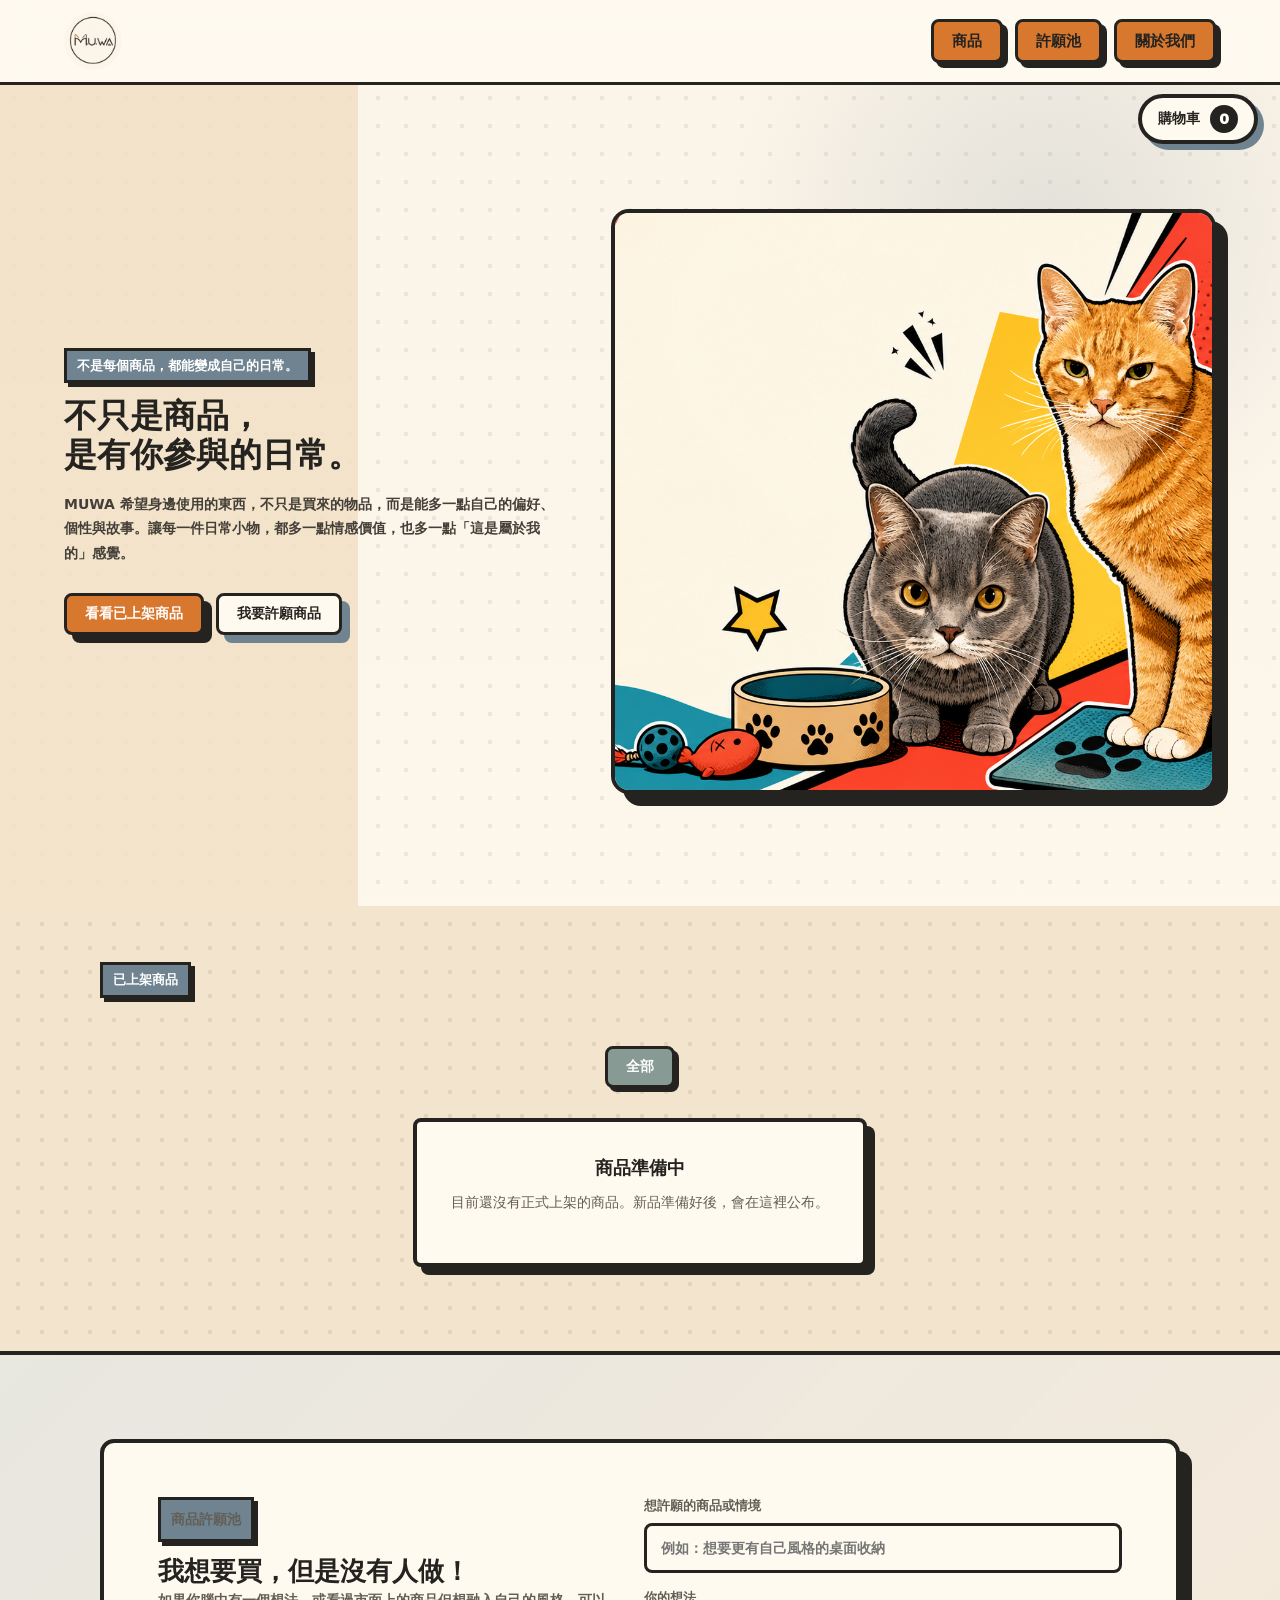
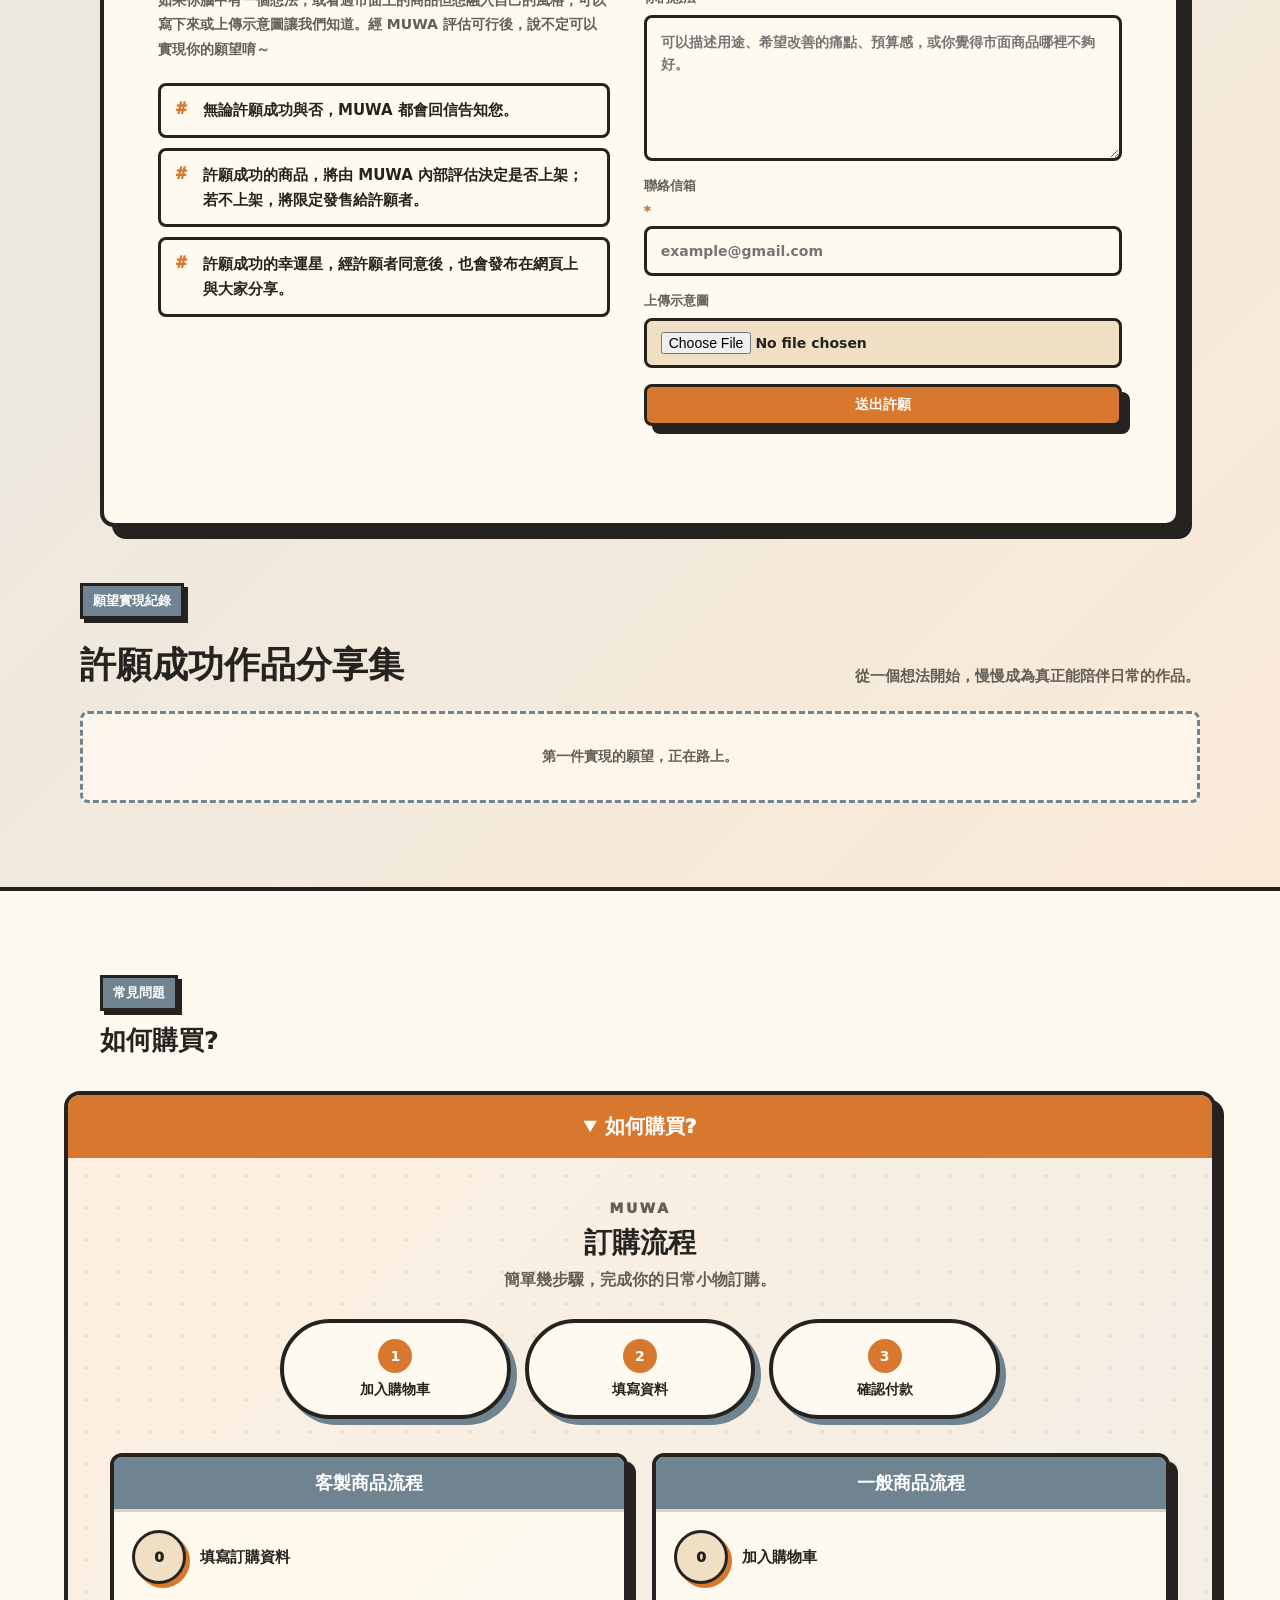
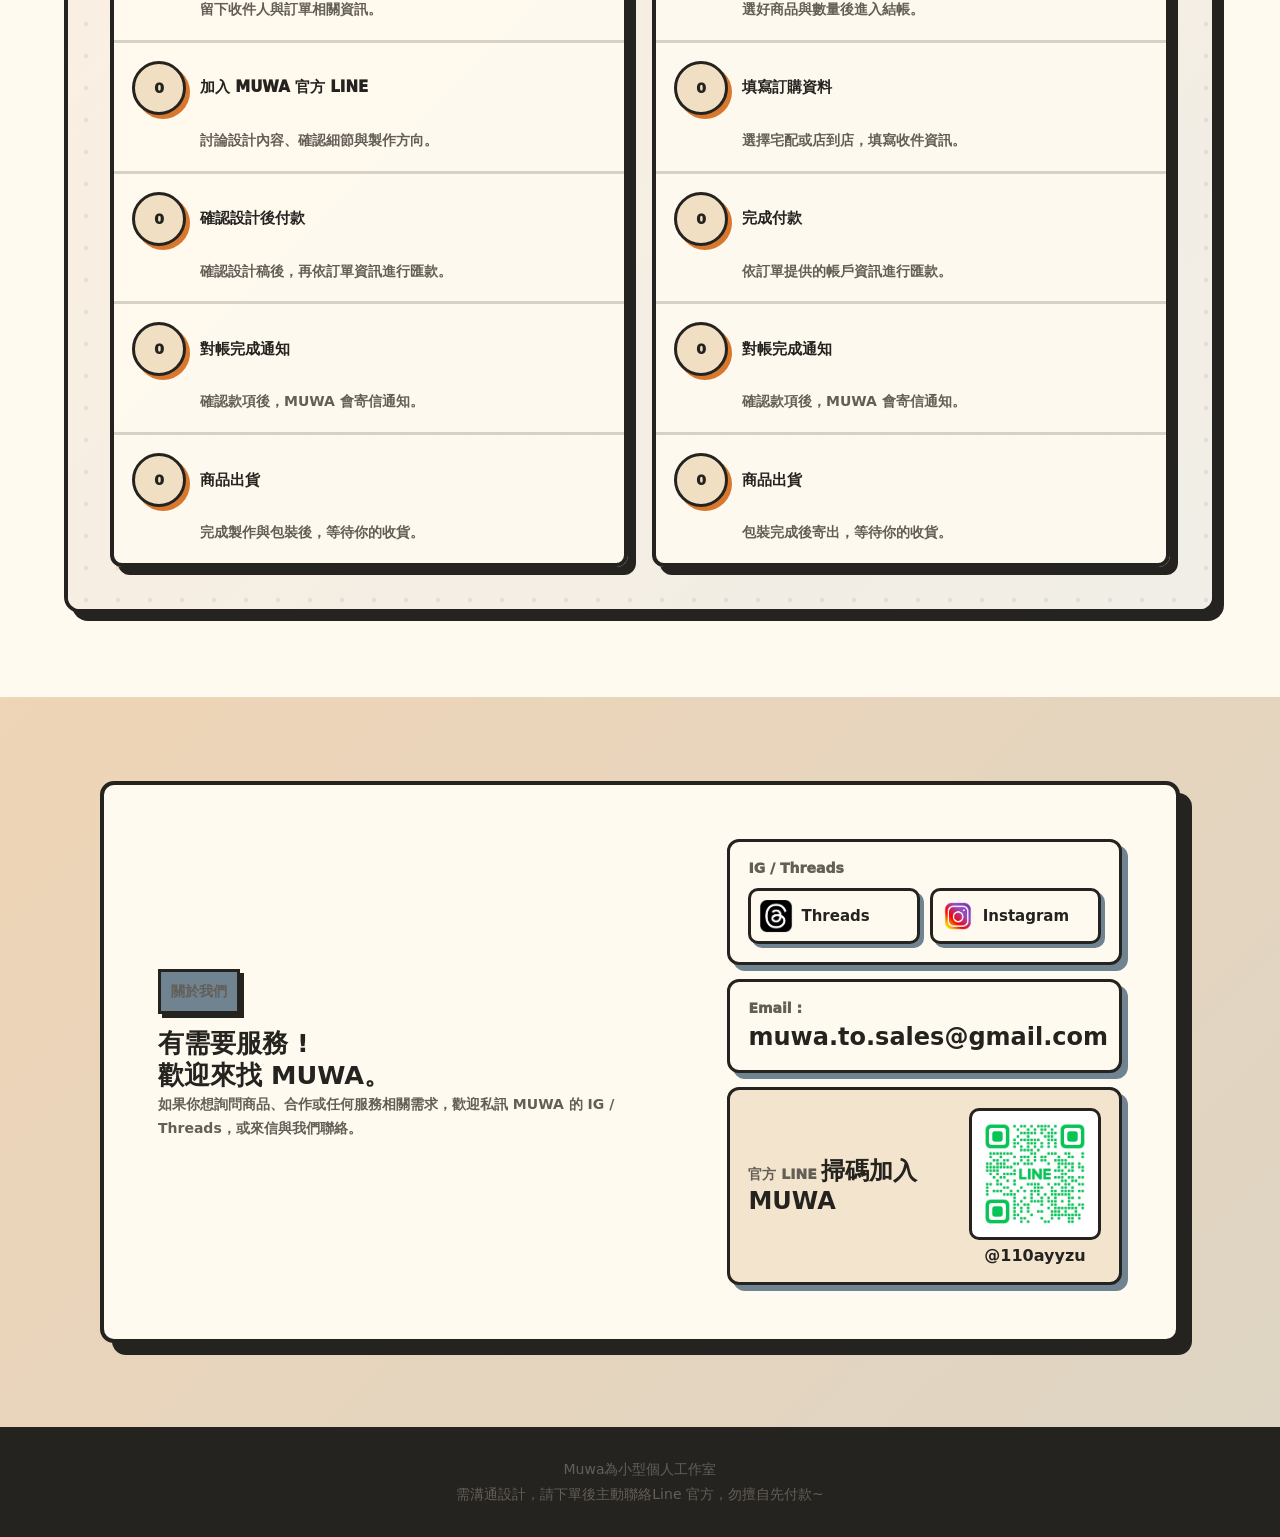
<file: index.html>
<!doctype html>
<html lang="zh-Hant">
  <head>
    <meta charset="UTF-8" />
    <meta name="viewport" content="width=device-width, initial-scale=1.0" />
    <title>MUWA｜不只是商品，是有你參與的日常</title>
    <meta
      name="description"
      content="MUWA 把實際做好、自己也願意使用的商品整理上架。讓每一件日常物品，都多一點關於你的元素與情感價值。"
    />
    <meta name="build-version" content="20261024-product-status-checkout" />
    <link rel="stylesheet" href="./styles.css?v=20261024-product-status-checkout" />
  </head>
  <body>
    <header class="site-header" aria-label="主要導覽">
      <a class="brand" href="#top" aria-label="回到首頁">
        <img class="brand-logo" src="./assets/muwa-logo.png" alt="MUWA" />
      </a>
      <nav class="nav-links" aria-label="頁面區塊">
        <a href="#products">商品</a>
        <a href="#wishlist">許願池</a>
        <a href="#about">關於我們</a>
      </nav>
    </header>

    <main id="top">
      <section class="hero" aria-labelledby="hero-title">
        <div class="hero-copy">
          <p class="quiet-line">不是每個商品，都能變成自己的日常。</p>
          <h1 id="hero-title">
            不只是商品，<br />
            是有你參與的日常。
          </h1>
          <p class="hero-lede">
            MUWA 希望身邊使用的東西，不只是買來的物品，而是能多一點自己的偏好、個性與故事。讓每一件日常小物，都多一點情感價值，也多一點「這是屬於我的」感覺。
          </p>
          <div class="hero-actions" aria-label="主要操作">
            <a class="button primary" href="#products">看看已上架商品</a>
            <a class="button secondary" href="#wishlist">我要許願商品</a>
          </div>
        </div>
        <div class="hero-scene">
          <img src="./assets/hero-pop-cats.png" alt="MUWA 普普風品牌主視覺" />
        </div>
      </section>

      <section class="product-section" id="products" aria-labelledby="products-title">
        <div class="section-heading">
          <div>
            <p class="section-kicker">已上架商品</p>
          </div>
        </div>

        <div class="filter-row" aria-label="商品分類">
          <button class="filter-button is-active" data-filter="all" type="button">全部</button>
        </div>

        <div class="product-grid" id="product-grid" aria-live="polite">
          <div class="empty-products">
            <h3>載入中~請稍後~</h3>
            <p>正在讀取最新上架商品。</p>
          </div>
        </div>
      </section>

      <section class="wishlist-section" id="wishlist" aria-labelledby="wishlist-title">
        <div class="wishlist-panel">
          <div>
            <p class="section-kicker">商品許願池</p>
            <h2 id="wishlist-title">我想要買，但是沒有人做！</h2>
            <p>
              如果你腦中有一個想法，或看過市面上的商品但想融入自己的風格，可以寫下來或上傳示意圖讓我們知道。經 MUWA 評估可行後，說不定可以實現你的願望唷～
            </p>
            <ul class="wishlist-notes" aria-label="許願須知">
              <li>無論許願成功與否，MUWA 都會回信告知您。</li>
              <li>許願成功的商品，將由 MUWA 內部評估決定是否上架；若不上架，將限定發售給許願者。</li>
              <li>許願成功的幸運星，經許願者同意後，也會發布在網頁上與大家分享。</li>
            </ul>
          </div>
          <form class="wishlist-form">
            <label>
              想許願的商品或情境
              <input type="text" name="wishTitle" placeholder="例如：想要更有自己風格的桌面收納" />
            </label>
            <label>
              你的想法
              <textarea name="wishDetail" rows="5" placeholder="可以描述用途、希望改善的痛點、預算感，或你覺得市面商品哪裡不夠好。"></textarea>
            </label>
            <label>
              聯絡信箱 <span class="required-mark" aria-hidden="true">*</span>
              <input type="email" name="wishEmail" autocomplete="email" placeholder="example@gmail.com" required />
            </label>
            <label>
              上傳示意圖
              <input type="file" name="wishImage" accept="image/*" />
            </label>
            <button class="button primary" type="submit">送出許願</button>
            <p class="form-message" role="status" aria-live="polite"></p>
          </form>
        </div>
        <div class="wishlist-showcase" aria-labelledby="wishlist-showcase-title">
          <div class="wishlist-showcase-heading">
            <div>
              <p class="section-kicker">願望實現紀錄</p>
              <h3 id="wishlist-showcase-title">許願成功作品分享集</h3>
            </div>
            <p>從一個想法開始，慢慢成為真正能陪伴日常的作品。</p>
          </div>
          <div class="wishlist-showcase-grid" id="wishlist-showcase-grid" aria-live="polite">
            <div class="wishlist-showcase-empty">
              <strong>作品載入中～請稍後～</strong>
            </div>
          </div>
        </div>
      </section>

      <section class="faq-section" aria-labelledby="faq-title">
        <div class="section-copy">
          <p class="section-kicker">常見問題</p>
          <h2 id="faq-title">如何購買?</h2>
        </div>
        <div class="faq-list">
          <details open>
            <summary>如何購買?</summary>
            <div class="order-flow-card" aria-label="MUWA 訂購流程">
              <div class="flow-heading">
                <span>MUWA</span>
                <strong>訂購流程</strong>
                <small>簡單幾步驟，完成你的日常小物訂購。</small>
              </div>

              <div class="flow-quick-steps" aria-label="基本步驟">
                <div>
                  <b>1</b>
                  <span>加入購物車</span>
                </div>
                <div>
                  <b>2</b>
                  <span>填寫資料</span>
                </div>
                <div>
                  <b>3</b>
                  <span>確認付款</span>
                </div>
              </div>

              <div class="flow-columns">
                <div class="flow-panel">
                  <h3>客製商品流程</h3>
                  <ol>
                    <li>
                      <span>填寫訂購資料</span>
                      <small>留下收件人與訂單相關資訊。</small>
                    </li>
                    <li>
                      <span>加入 MUWA 官方 LINE</span>
                      <small>討論設計內容、確認細節與製作方向。</small>
                    </li>
                    <li>
                      <span>確認設計後付款</span>
                      <small>確認設計稿後，再依訂單資訊進行匯款。</small>
                    </li>
                    <li>
                      <span>對帳完成通知</span>
                      <small>確認款項後，MUWA 會寄信通知。</small>
                    </li>
                    <li>
                      <span>商品出貨</span>
                      <small>完成製作與包裝後，等待你的收貨。</small>
                    </li>
                  </ol>
                </div>

                <div class="flow-panel">
                  <h3>一般商品流程</h3>
                  <ol>
                    <li>
                      <span>加入購物車</span>
                      <small>選好商品與數量後進入結帳。</small>
                    </li>
                    <li>
                      <span>填寫訂購資料</span>
                      <small>選擇宅配或店到店，填寫收件資訊。</small>
                    </li>
                    <li>
                      <span>完成付款</span>
                      <small>依訂單提供的帳戶資訊進行匯款。</small>
                    </li>
                    <li>
                      <span>對帳完成通知</span>
                      <small>確認款項後，MUWA 會寄信通知。</small>
                    </li>
                    <li>
                      <span>商品出貨</span>
                      <small>包裝完成後寄出，等待你的收貨。</small>
                    </li>
                  </ol>
                </div>
              </div>
            </div>
          </details>
        </div>
      </section>

      <section class="order-section" id="about" aria-labelledby="about-title">
        <div class="order-card">
          <div>
            <p class="section-kicker">關於我們</p>
            <h2 id="about-title">
              有需要服務 !<br />
              歡迎來找 MUWA。
            </h2>
            <p>如果你想詢問商品、合作或任何服務相關需求，歡迎私訊 MUWA 的 IG / Threads，或來信與我們聯絡。</p>
          </div>
          <div class="contact-card" aria-label="MUWA 聯絡資訊">
            <div class="contact-link social-card">
              <span>IG / Threads</span>
              <div class="social-buttons" aria-label="MUWA 社群連結">
                <a
                  class="social-button"
                  href="https://www.threads.com/@muwa.to.sales?invite=0"
                  target="_blank"
                  rel="noopener noreferrer"
                  aria-label="前往 MUWA Threads"
                >
                  <img src="./assets/threads.png" alt="" width="44" height="44" loading="lazy" />
                  <strong>Threads</strong>
                </a>
                <a
                  class="social-button"
                  href="https://www.instagram.com/muwa.to.sales?igsh=MWtxdW9sN3phMHhkeQ%3D%3D&utm_source=qr"
                  target="_blank"
                  rel="noopener noreferrer"
                  aria-label="前往 MUWA Instagram"
                >
                  <img src="./assets/ig.png" alt="" width="44" height="44" loading="lazy" />
                  <strong>Instagram</strong>
                </a>
              </div>
            </div>
            <a class="contact-link" href="mailto:muwa.to.sales@gmail.com">
              <span>Email :</span>
              <strong>muwa.to.sales@gmail.com</strong>
            </a>
            <div class="line-qr-card">
              <div>
                <span>官方 LINE</span>
                <strong>掃碼加入 MUWA</strong>
              </div>
              <div class="line-qr-code">
                <img src="./assets/line-qr.jpg" alt="MUWA 官方 LINE QR Code" width="180" height="180" loading="lazy" />
                <strong>@110ayyzu</strong>
              </div>
            </div>
          </div>
        </div>
      </section>
    </main>

    <footer class="site-footer">
      <p>
        Muwa為小型個人工作室<br />
        需溝通設計，請下單後主動聯絡Line 官方，勿擅自先付款~
      </p>
    </footer>

    <script src="./config.js?v=20260727-wishlist-showcase"></script>
    <script src="./script.js?v=20261024-product-status-checkout"></script>
  </body>
</html>
</file>
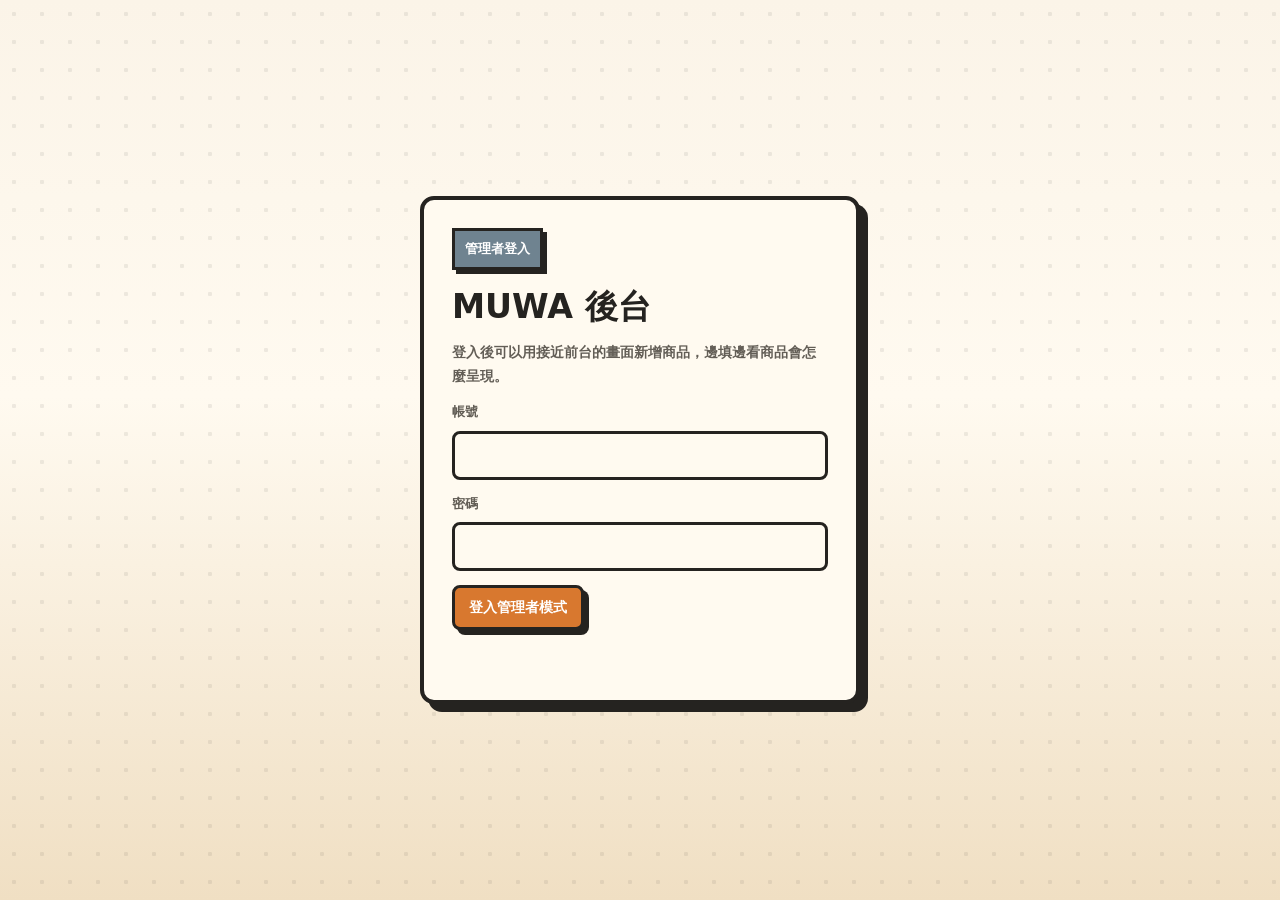
<file: product-admin.html>
<!doctype html>
<html lang="zh-Hant">
  <head>
    <meta charset="UTF-8" />
    <meta name="viewport" content="width=device-width, initial-scale=1.0" />
    <title>MUWA 商品管理後台</title>
    <style>
      :root {
        --cream: #f8f0e4;
        --paper: #fffaf0;
        --ink: #252320;
        --muted: #635e56;
        --orange: #d8782f;
        --blue: #6f8390;
        --tan: #f0dfc3;
        --teal: #879a94;
        --shadow: 8px 8px 0 var(--ink);
        --radius: 8px;
      }

      * { box-sizing: border-box; }
      body {
        margin: 0;
        min-width: 320px;
        background:
          radial-gradient(circle at 14px 14px, rgba(37, 35, 32, .08) 0 2px, transparent 2.5px) 0 0 / 28px 28px,
          linear-gradient(180deg, #fbf4e8 0%, #fffaf0 44%, #f0dfc3 100%);
        color: var(--ink);
        font-family: "Noto Sans TC", "Microsoft JhengHei", system-ui, sans-serif;
      }

      button, input, select, textarea { font: inherit; }
      button { cursor: pointer; }
      .hidden { display: none !important; }

      .login-screen {
        min-height: 100vh;
        display: grid;
        place-items: center;
        padding: 24px;
      }

      .login-card,
      .admin-bar,
      .editor-panel,
      .preview-card,
      .product-card,
      .detail-panel,
      .list-panel {
        background: var(--paper);
        border: 4px solid var(--ink);
        border-radius: 14px;
        box-shadow: var(--shadow);
      }

      .login-card {
        width: min(440px, 100%);
        padding: 28px;
      }

      h1, h2, h3, p { margin-top: 0; }
      h1 { margin-bottom: 10px; font-size: clamp(34px, 5vw, 58px); line-height: 1.05; }
      h2 { margin-bottom: 14px; font-size: clamp(28px, 3vw, 42px); }
      h3 { margin-bottom: 8px; font-size: 22px; }
      p { color: var(--muted); line-height: 1.7; font-weight: 650; }

      label { display: grid; gap: 8px; margin-bottom: 14px; color: var(--muted); font-size: 14px; font-weight: 950; }
      input, select, textarea {
        width: 100%;
        min-height: 48px;
        padding: 10px 12px;
        background: #fffaf0;
        border: 3px solid var(--ink);
        border-radius: var(--radius);
        color: var(--ink);
        font-weight: 850;
      }
      textarea { min-height: 108px; resize: vertical; line-height: 1.6; }
      input[type="file"] { background: var(--tan); }
      input[type="range"] { padding: 0; accent-color: var(--orange); }
      .field-note {
        margin: -6px 0 14px;
        color: var(--muted);
        font-size: 13px;
        font-weight: 800;
        line-height: 1.6;
      }
      .purchase-editor {
        display: grid;
        gap: 10px;
        margin: 0 0 14px;
      }
      .purchase-editor-row {
        display: grid;
        grid-template-columns: minmax(0, 1.2fr) minmax(110px, .55fr) auto;
        gap: 10px;
        align-items: end;
        padding: 12px;
        background: #fff3df;
        border: 3px solid var(--ink);
        border-radius: var(--radius);
      }
      .purchase-editor-row label { margin: 0; }
      .purchase-editor-row input { min-height: 42px; }
      .addon-editor {
        grid-column: 1 / -1;
        display: grid;
        gap: 8px;
        padding: 10px;
        background: #fffaf0;
        border: 2px dashed rgba(37, 35, 32, .45);
        border-radius: var(--radius);
      }
      .addon-editor-head {
        display: flex;
        flex-wrap: wrap;
        align-items: center;
        justify-content: space-between;
        gap: 8px;
      }
      .addon-editor-head strong {
        color: var(--muted);
        font-size: 13px;
        font-weight: 950;
      }
      .addon-editor-row {
        display: grid;
        grid-template-columns: minmax(0, 1.2fr) minmax(100px, .5fr) auto;
        gap: 8px;
        align-items: end;
      }
      .addon-editor-row label { margin: 0; }
      .variant-editor {
        grid-column: 1 / -1;
        display: grid;
        gap: 8px;
        padding: 10px;
        background: #fff7e8;
        border: 2px dashed rgba(37, 35, 32, .38);
        border-radius: var(--radius);
      }
      .variant-editor-row {
        display: grid;
        grid-template-columns: minmax(130px, .7fr) minmax(220px, 1.4fr) auto;
        gap: 8px;
        align-items: end;
      }
      .variant-editor-row label { margin: 0; }

      .button {
        min-height: 44px;
        display: inline-flex;
        align-items: center;
        justify-content: center;
        padding: 0 18px;
        border: 3px solid var(--ink);
        border-radius: var(--radius);
        background: var(--orange);
        color: #fff;
        font-weight: 950;
        box-shadow: 5px 5px 0 var(--ink);
      }
      .button.secondary { background: var(--paper); color: var(--ink); }
      .button.blue { background: var(--blue); }
      .button.small { min-height: 38px; padding: 0 12px; font-size: 14px; }

      .showcase-admin,
      .shipping-admin {
        width: min(1248px, calc(100% - 32px));
        margin: 28px auto;
        padding: 24px;
        background: var(--paper);
        border: 4px solid var(--ink);
        border-radius: 14px;
        box-shadow: var(--shadow);
      }
      .showcase-admin-grid {
        display: grid;
        grid-template-columns: minmax(0, .82fr) minmax(360px, 1.18fr);
        gap: 24px;
        align-items: start;
      }
      .showcase-preview {
        overflow: hidden;
        background: var(--paper);
        border: 4px solid var(--ink);
        border-radius: var(--radius);
        box-shadow: 7px 7px 0 var(--ink);
      }
      .showcase-preview img {
        display: block;
        width: 100%;
        aspect-ratio: 29 / 20;
        object-fit: cover;
        background: var(--tan);
        border-bottom: 4px solid var(--ink);
      }
      .showcase-preview img:not([src]) { display: none; }
      .showcase-preview-copy { padding: 18px; }
      .showcase-preview-copy h3 { margin: 0 0 8px; }
      .showcase-preview-copy p { margin: 0; white-space: pre-line; }
      .showcase-editor-head,
      .showcase-list-head {
        display: flex;
        align-items: center;
        justify-content: space-between;
        gap: 12px;
      }
      .showcase-editor-head { margin-bottom: 18px; }
      .showcase-editor-head h3,
      .showcase-list-head h3 { margin: 0; }
      .showcase-image-state {
        margin: -4px 0 0;
        color: var(--muted);
        font-size: 13px;
        font-weight: 800;
      }
      .showcase-list-head { margin-top: 26px; }
      .showcase-list { display: grid; gap: 12px; margin-top: 24px; }
      .shipping-admin-head {
        display: flex;
        align-items: end;
        justify-content: space-between;
        gap: 16px;
        margin-bottom: 18px;
      }
      .shipping-admin-head h2,
      .shipping-admin-head p { margin-bottom: 0; }
      .shipping-settings-list { display: grid; gap: 10px; }
      .shipping-setting-row {
        display: grid;
        grid-template-columns: minmax(180px, 1fr) minmax(160px, .7fr);
        gap: 16px;
        align-items: center;
        padding: 14px;
        border: 3px solid var(--ink);
        border-radius: var(--radius);
        background: #fffaf0;
      }
      .shipping-toggle {
        display: flex;
        align-items: center;
        gap: 10px;
        margin: 0;
        color: var(--ink);
        font-size: 16px;
      }
      .shipping-toggle input { width: 22px; min-height: 22px; accent-color: var(--orange); }
      .shipping-fee-label { margin: 0; }
      .shipping-fee-input { display: flex; align-items: center; gap: 8px; }
      .shipping-fee-input strong { white-space: nowrap; }
      .shipping-fee-input input { min-width: 0; }
      .shipping-save-row { display: flex; align-items: center; gap: 16px; margin-top: 18px; }
      .shipping-save-row.is-dirty {
        position: sticky;
        bottom: 12px;
        z-index: 8;
        padding: 12px;
        border: 3px solid var(--ink);
        background: #fff3df;
        box-shadow: 7px 7px 0 var(--ink);
      }
      .shipping-save-row.is-dirty .message { color: #9b3f13; font-weight: 800; }
      .showcase-item {
        display: grid;
        grid-template-columns: 110px minmax(0, 1fr) auto;
        gap: 14px;
        align-items: center;
        padding: 12px;
        border: 3px solid var(--ink);
        border-radius: var(--radius);
      }
      .showcase-item img {
        width: 110px;
        aspect-ratio: 29 / 20;
        object-fit: cover;
        border: 2px solid var(--ink);
        border-radius: 5px;
      }
      .showcase-item-actions { display: flex; flex-wrap: wrap; gap: 8px; }

      .admin-shell { padding-bottom: 64px; }
      .admin-bar {
        position: sticky;
        top: 0;
        z-index: 10;
        display: flex;
        align-items: center;
        justify-content: space-between;
        gap: 14px;
        margin: 18px clamp(16px, 4vw, 56px);
        padding: 14px;
      }
      .admin-bar strong { font-size: 22px; }
      .admin-actions { display: flex; flex-wrap: wrap; gap: 10px; }

      .site-header {
        display: flex;
        align-items: center;
        justify-content: space-between;
        gap: 24px;
        padding: 12px clamp(18px, 5vw, 72px);
        background: rgba(255, 250, 240, .92);
        border-top: 3px solid var(--ink);
        border-bottom: 3px solid var(--ink);
      }
      .brand-logo { width: 58px; height: 58px; border-radius: 50%; object-fit: contain; }
      .nav-links { display: flex; flex-wrap: wrap; gap: 12px; font-size: 14px; font-weight: 950; }
      .nav-links a {
        min-height: 44px;
        display: inline-flex;
        align-items: center;
        padding: 0 18px;
        background: var(--orange);
        border: 3px solid var(--ink);
        border-radius: var(--radius);
        box-shadow: 5px 5px 0 var(--ink);
      }

      section { padding: 64px clamp(18px, 5vw, 72px); }
      .hero {
        display: grid;
        grid-template-columns: minmax(0, .9fr) minmax(360px, 1.1fr);
        gap: clamp(28px, 4vw, 64px);
        align-items: center;
        background:
          linear-gradient(90deg, rgba(240, 223, 195, .82) 0 28%, transparent 28%),
          radial-gradient(circle at 82% 18%, rgba(111, 131, 144, .18), transparent 26%);
      }
      .quiet-line, .section-kicker, .product-copy .category {
        display: inline-block;
        margin: 0 0 14px;
        padding: 7px 10px;
        background: var(--blue);
        border: 3px solid var(--ink);
        color: #fff;
        font-size: 14px;
        font-weight: 950;
        box-shadow: 4px 4px 0 var(--ink);
      }
      .hero-lede { font-size: clamp(18px, 2vw, 25px); line-height: 1.65; font-weight: 750; }
      .hero-scene img {
        width: 100%;
        min-height: 380px;
        max-height: 580px;
        object-fit: cover;
        border: 4px solid var(--ink);
        border-radius: 18px;
        box-shadow: 12px 12px 0 var(--ink);
      }

      .product-section { background: radial-gradient(circle at 18px 18px, rgba(37,35,32,.09) 0 2px, transparent 2.5px) 0 0 / 24px 24px, #f3e4cd; }
      .product-grid {
        display: grid;
        grid-template-columns: repeat(4, minmax(0, 1fr));
        gap: 18px;
        max-width: 1160px;
        margin: 0 auto;
      }
      .empty-products {
        grid-column: 1 / -1;
        padding: 28px;
        background: var(--paper);
        border: 4px solid var(--ink);
        border-radius: var(--radius);
        box-shadow: var(--shadow);
        text-align: center;
      }
      .empty-products h3 {
        margin-bottom: 8px;
        font-size: 28px;
      }
      .empty-products p {
        color: var(--muted);
        font-weight: 850;
        line-height: 1.7;
      }
      .product-card { overflow: hidden; }
      .product-visual {
        position: relative;
        box-sizing: content-box;
        aspect-ratio: 29 / 20;
        display: grid;
        place-items: center;
        overflow: hidden;
        background: var(--tan);
        border-bottom: 4px solid var(--ink);
      }
      .image-frame {
        width: 100%;
        height: 100%;
        background-image: var(--image-url);
        background-position: var(--image-position, 50% 50%);
        background-size: var(--image-size, 100% auto);
        background-repeat: no-repeat;
      }
      .product-visual .image-frame {
        background-size: contain;
      }
      .product-placeholder { color: var(--muted); font-size: 28px; font-weight: 950; }
      .product-copy { padding: 20px; }
      .product-copy .category { background: var(--tan); color: var(--ink); }
      .price-pill {
        display: inline-flex;
        margin-top: 16px;
        padding: 6px 10px;
        background: var(--ink);
        color: #fff;
        border-radius: 999px;
        font-size: 13px;
        font-weight: 950;
      }

      .editor-panel {
        width: min(1248px, calc(100% - 32px));
        margin: 28px auto;
        padding: 24px;
      }
      .editor-grid {
        display: grid;
        grid-template-columns: 1fr;
        gap: 28px;
        align-items: start;
      }
      .field-row { display: grid; grid-template-columns: 1fr 1fr; gap: 12px; }
      .image-controls {
        display: grid;
        grid-template-columns: repeat(2, minmax(0, 1fr));
        gap: 12px;
        margin-top: 14px;
      }
      .preview-stack {
        display: grid;
        gap: 22px;
      }
      .preview-card { padding: 16px; }
      .preview-card .product-card {
        width: min(520px, 100%);
        box-shadow: none;
      }

      .thumb-strip {
        display: grid;
        grid-template-columns: repeat(5, minmax(0, 1fr));
        gap: 10px;
        margin-top: 12px;
      }
      .thumb-strip button {
        aspect-ratio: 1;
        padding: 0;
        overflow: hidden;
        background: var(--paper);
        border: 3px solid var(--ink);
        border-radius: var(--radius);
      }
      .thumb-strip img { width: 100%; height: 100%; object-fit: cover; }
      .image-picked {
        display: grid;
        grid-template-columns: repeat(4, minmax(0, 1fr));
        gap: 10px;
        margin: -2px 0 14px;
      }
      .image-picked div {
        position: relative;
        min-height: 86px;
        overflow: hidden;
        background: var(--tan);
        border: 3px solid var(--ink);
        border-radius: var(--radius);
        cursor: pointer;
      }
      .image-picked div.is-active {
        border-color: var(--orange);
        box-shadow: 4px 4px 0 var(--ink);
      }
      .image-picked img {
        width: 100%;
        height: 100%;
        object-fit: cover;
      }
      .image-picked button {
        position: absolute;
        top: 4px;
        right: 4px;
        width: 28px;
        height: 28px;
        border: 2px solid var(--ink);
        border-radius: 50%;
        background: var(--orange);
        color: #fff;
        font-weight: 950;
      }
      .drag-hint {
        display: inline-flex;
        margin: 0 0 10px;
        padding: 7px 10px;
        background: #fff3df;
        border: 3px solid var(--ink);
        color: var(--ink);
        font-size: 13px;
        font-weight: 950;
        box-shadow: 4px 4px 0 var(--ink);
      }
      .detail-preview-head {
        display: grid;
        grid-template-columns: auto minmax(220px, 1fr);
        gap: 18px;
        align-items: center;
        grid-column: 1 / -1;
      }
      .preview-scale-control {
        display: grid;
        grid-template-columns: auto minmax(160px, 1fr);
        gap: 10px;
        align-items: center;
        margin: 0 0 10px;
        padding: 7px 10px;
        background: #fff3df;
        border: 3px solid var(--ink);
        color: var(--ink);
        font-size: 13px;
        font-weight: 950;
        box-shadow: 4px 4px 0 var(--blue);
      }
      .preview-scale-control input {
        min-height: 26px;
        padding: 0;
      }
      .preview-save-row {
        display: flex;
        flex-wrap: wrap;
        gap: 12px;
        align-items: center;
        justify-content: center;
        padding-top: 6px;
      }
      .save-actions {
        display: grid;
        grid-template-columns: repeat(2, minmax(0, 1fr));
        gap: 12px;
      }
      .save-status-pill {
        min-height: 44px;
        display: inline-flex;
        align-items: center;
        padding: 0 14px;
        background: #fff3df;
        border: 3px solid var(--ink);
        border-radius: var(--radius);
        box-shadow: 4px 4px 0 var(--blue);
      }
      .drag-target {
        cursor: grab;
        touch-action: none;
        user-select: none;
      }
      .drag-target.is-dragging {
        cursor: grabbing;
      }
      .drag-target::after {
        content: "按住拖曳調整位置";
        position: absolute;
        right: 10px;
        bottom: 10px;
        padding: 6px 8px;
        background: rgba(255, 250, 240, .92);
        border: 2px solid var(--ink);
        border-radius: 999px;
        color: var(--ink);
        font-size: 12px;
        font-weight: 950;
      }
      .preview-state-bar {
        grid-column: 1 / -1;
        display: flex;
        flex-wrap: wrap;
        gap: 10px;
        align-items: center;
        justify-content: space-between;
        padding: 10px 12px;
        background: #fff3df;
        border: 3px solid var(--ink);
        border-radius: var(--radius);
        box-shadow: 5px 5px 0 var(--blue);
        color: var(--ink);
        font-size: 14px;
        font-weight: 950;
      }
      .status-pill {
        display: inline-flex;
        align-items: center;
        width: fit-content;
        padding: 6px 10px;
        background: var(--blue);
        border: 3px solid var(--ink);
        color: #fff;
        font-size: 13px;
        font-weight: 950;
        box-shadow: 4px 4px 0 var(--ink);
      }
      .status-pill.is-draft {
        background: var(--orange);
      }
      .status-pill.is-hidden {
        background: #635e56;
      }

      .detail-panel {
        display: grid;
        grid-template-columns: minmax(320px, 1fr) minmax(320px, .82fr);
        gap: 32px;
        width: min(1180px, calc(100% + 4px));
        margin: 0 auto;
        padding: clamp(20px, 3vw, 36px);
        overflow: hidden;
      }
      .detail-panel > div { min-width: 0; }
      .detail-main {
        position: relative;
        aspect-ratio: 1.45 / 1;
        min-height: 0;
        width: 100%;
        display: grid;
        place-items: center;
        overflow: hidden;
        background: var(--tan);
        border: 4px solid var(--ink);
        border-radius: var(--radius);
      }
      .detail-main .image-frame { width: 100%; height: 100%; }
      .quantity-control {
        display: grid;
        grid-template-columns: 52px 1fr 52px;
        margin: 16px 0;
        border: 3px solid var(--ink);
      }
      .quantity-control span, .quantity-control button { min-height: 48px; display: grid; place-items: center; border: 0; background: var(--paper); font-weight: 950; }
      .quantity-control span { border-right: 3px solid var(--ink); border-left: 3px solid var(--ink); }
      .purchase-options {
        display: grid;
        gap: 10px;
        margin: 14px 0;
      }
      .purchase-option-row {
        display: grid;
        gap: 8px;
        padding: 10px;
        background: #fffaf0;
        border: 3px solid var(--ink);
        border-radius: var(--radius);
      }
      .purchase-line {
        display: grid;
        grid-template-columns: minmax(0, 1fr) auto auto;
        gap: 8px;
        align-items: center;
      }
      .purchase-option-name {
        min-height: 50px;
        display: grid;
        justify-items: start;
        gap: 2px;
        padding: 8px 10px;
        background: var(--paper);
        border: 3px solid var(--ink);
        border-radius: var(--radius);
        color: var(--ink);
        font-weight: 950;
        text-align: left;
      }
      .purchase-option-name small { color: var(--muted); font-size: 12px; font-weight: 950; }
      .option-qty {
        display: grid;
        grid-template-columns: 38px 46px 38px;
        border: 3px solid var(--ink);
      }
      .option-qty span, .option-qty button { min-height: 38px; display: grid; place-items: center; border: 0; background: var(--paper); font-weight: 950; }
      .option-qty span { border-right: 3px solid var(--ink); border-left: 3px solid var(--ink); }
      .purchase-subtotal { white-space: nowrap; font-weight: 950; }
      .variant-options {
        display: grid;
        gap: 8px;
        padding: 10px;
        background: #fff7e8;
        border: 2px dashed rgba(37, 35, 32, .35);
        border-radius: 8px;
      }
      .variant-group { display: grid; gap: 8px; }
      .variant-group p { margin: 0; color: var(--muted); font-size: 13px; font-weight: 950; }
      .variant-buttons { display: flex; flex-wrap: wrap; gap: 8px; }
      .variant-button {
        min-height: 34px;
        padding: 5px 12px;
        border: 3px solid var(--ink);
        border-radius: 8px;
        background: var(--paper);
        color: var(--ink);
        box-shadow: 3px 3px 0 var(--blue);
        font-size: 13px;
        font-weight: 950;
      }
      .variant-button.is-active {
        background: var(--orange);
        color: #fffaf0;
        box-shadow: 3px 3px 0 var(--ink);
      }
      .addon-options {
        display: grid;
        gap: 8px;
        padding: 10px;
        background: #fff3df;
        border: 2px dashed rgba(37, 35, 32, .45);
        border-radius: var(--radius);
      }
      .addon-options > p { margin: 0; color: var(--muted); font-size: 13px; font-weight: 950; }
      .addon-option-row {
        display: grid;
        grid-template-columns: minmax(0, 1fr) auto auto;
        gap: 8px;
        align-items: center;
      }
      .addon-option-row span { color: var(--ink); font-size: 14px; font-weight: 900; }
      .addon-option-row strong { white-space: nowrap; font-size: 13px; }
      .addon-qty { grid-template-columns: 30px 36px 30px; }
      .purchase-total {
        display: flex;
        justify-content: space-between;
        gap: 12px;
        margin: 12px 0 14px;
        padding: 12px 14px;
        background: #fff3df;
        border-left: 6px solid var(--orange);
        font-size: 20px;
        font-weight: 950;
      }
      .tabs {
        display: grid;
        grid-template-columns: repeat(3, 1fr);
        grid-column: 1 / -1;
        border-bottom: 3px solid var(--ink);
      }
      .tabs button { min-height: 50px; border: 0; background: transparent; color: var(--muted); font-weight: 950; }
      .tabs button.is-active { color: var(--ink); box-shadow: inset 0 -5px 0 var(--orange); }
      .tab-panel { grid-column: 1 / -1; text-align: center; font-weight: 750; line-height: 1.8; }
      .rich-text-preview p,
      .tab-panel p {
        margin: 0 auto 10px;
        color: var(--muted);
        font-weight: 750;
        line-height: 1.85;
      }

      .list-panel {
        width: min(1180px, calc(100% - 32px));
        margin: 28px auto;
        padding: 22px;
      }
      .list { display: grid; gap: 12px; }
      .item {
        display: grid;
        grid-template-columns: 88px minmax(0, 1fr) auto;
        gap: 12px;
        align-items: center;
        padding: 12px;
        background: var(--tan);
        border: 3px solid var(--ink);
        border-radius: var(--radius);
      }
      .item img, .thumb {
        width: 88px;
        height: 88px;
        object-fit: cover;
        border: 3px solid var(--ink);
        border-radius: var(--radius);
        background: var(--paper);
      }
      .thumb { display: grid; place-items: center; color: var(--muted); font-weight: 950; }
      .item h3, .item p { margin: 0; }
      .item-actions {
        display: flex;
        flex-wrap: wrap;
        gap: 8px;
        justify-content: flex-end;
      }

      .message { min-height: 28px; color: #536a63; font-weight: 950; }
      .message.is-saving { color: var(--orange); }
      .message.is-success { color: #536a63; }
      .message.is-error { color: #b8322b; }
      [contenteditable="true"] { outline: 3px dashed rgba(216, 120, 47, .45); outline-offset: 4px; border-radius: 4px; }

      /* Typography tuning: align backend preview with a cleaner shop-management scale. */
      h1 { font-size: clamp(28px, 3.4vw, 36px); }
      h2 { font-size: clamp(22px, 2.4vw, 28px); }
      h3 { font-size: 19px; }
      section { padding-top: 48px; padding-bottom: 48px; }
      .hero-lede { font-size: clamp(16px, 1.5vw, 20px); }
      .empty-products h3,
      .product-placeholder { font-size: 22px; }
      .product-copy h3 { font-size: 20px; line-height: 1.35; }
      .product-copy span,
      .detail-description,
      .detail-tab-panel p,
      .detail-tab-panel pre { font-size: 15px; line-height: 1.8; }
      .detail-info h2 { font-size: clamp(26px, 2.6vw, 34px); }
      .detail-price { font-size: 28px; }
      .purchase-total { font-size: 18px; }
      .purchase-option-name,
      .addon-option-row span { font-size: 15px; }
      .purchase-subtotal,
      .addon-option-row strong { font-size: 14px; }
      .nav-links,
      .button,
      input,
      select,
      textarea,
      .quantity-control,
      .option-qty { font-size: 15px; }
      .button { min-height: 42px; padding: 0 18px; }
      label { font-size: 15px; }

      @media (max-width: 980px) {
        .hero, .editor-grid, .detail-panel, .showcase-admin-grid { grid-template-columns: 1fr; }
        .product-grid { grid-template-columns: repeat(2, minmax(0, 1fr)); }
      }
      @media (max-width: 640px) {
        .admin-bar, .site-header { align-items: flex-start; flex-direction: column; }
        .product-grid { grid-template-columns: 1fr; }
        .field-row, .image-controls, .tabs, .purchase-editor-row, .variant-editor-row, .addon-editor-row, .purchase-line, .addon-option-row, .shipping-setting-row { grid-template-columns: 1fr; }
        .shipping-admin-head, .shipping-save-row { align-items: stretch; flex-direction: column; }
        .save-actions { grid-template-columns: 1fr; }
        .item { grid-template-columns: 72px minmax(0, 1fr); }
        .item button { grid-column: 1 / -1; }
        .showcase-item { grid-template-columns: 82px minmax(0, 1fr); }
        .showcase-item img { width: 82px; }
        .showcase-item-actions { grid-column: 1 / -1; }
      }

      /* Final compact type scale: mirrors the storefront, so backend preview does not feel oversized. */
      body { font-size: 14px; }
      h1 { font-size: clamp(26px, 2.6vw, 34px); line-height: 1.15; }
      h2 { font-size: clamp(20px, 2vw, 26px); line-height: 1.25; }
      h3,
      .product-copy h3,
      .item h3 { font-size: 18px; line-height: 1.35; }
      .hero-lede,
      .product-copy span,
      .detail-description,
      .detail-tab-panel p,
      .detail-tab-panel pre,
      .field-note,
      .message,
      .item p { font-size: 14px; line-height: 1.75; }
      .section-kicker,
      .quiet-line,
      .product-copy .category,
      .product-copy strong,
      .purchase-option-name small,
      label { font-size: 13px; }
      .button,
      .nav-links,
      input,
      select,
      textarea,
      .quantity-control,
      .option-qty,
      .tabs button { font-size: 14px; }
      .detail-info h2 { font-size: clamp(22px, 2.2vw, 28px); line-height: 1.2; }
      .detail-price { font-size: clamp(20px, 2vw, 24px); line-height: 1.15; }
      .purchase-option-name,
      .variant-button,
      .addon-option-row span { font-size: 14px; }
      .purchase-subtotal,
      .purchase-total,
      .addon-option-row strong { font-size: 14px; }
      .tabs button { min-height: 44px; }
      @media (max-width: 640px) {
        h1 { font-size: 24px; }
        h2,
        .detail-info h2 { font-size: 20px; }
        h3,
        .product-copy h3 { font-size: 17px; }
        .button,
        .nav-links,
        input,
        select,
        textarea { font-size: 13px; }
      }

/* Product status is shown in both the storefront and the admin preview. */
.product-status {
  display: block; width: fit-content; margin: 0; color: #536a63;
  font-size: 12px; line-height: 1.6; font-weight: 800;
}
.product-status[data-status="補貨中"] { color: #99501d; }
.product-status[data-status="售完"] { color: #666; }
.detail-status { margin: 8px 0; }
.product-meta { flex-wrap: wrap; }
.product-card.is-sold-out:hover { transform: none; }
.product-card.is-sold-out .product-open { cursor: default; opacity: 1; }
.product-card.is-sold-out .product-visual { background: #e8e8e8; }
.product-card.is-sold-out .image-frame { filter: grayscale(1); opacity: .35; }
.product-card.is-sold-out .product-visual::after {
  content: ""; position: absolute; inset: 0; width: auto; height: auto;
  border: 0; border-radius: 0; transform: none; background: rgba(230,230,230,.25);
  pointer-events: none;
}
.product-card.is-sold-out .product-category-badge { background: #e3e3e3; }
.product-card.is-sold-out .product-detail-pill { background: #e3e3e3; color: #555; }
.detail-actions { display: flex; flex-wrap: wrap; gap: 12px; }
.detail-actions .button { flex: 1 1 150px; min-width: 0; }

      /* Workspace layout: fields follow storefront order; preview responds to its own width. */
      html { scroll-padding-top: 110px; }
      body { line-height: 1.6; }
      button, input, select, textarea { min-width: 0; }
      button { white-space: normal; line-height: 1.5; }
      h1, h2, h3, p, label, legend, .message { overflow-wrap: anywhere; }
      h1, h2, h3 { line-height: 1.4; }
      .button { height: auto; padding: 9px 14px; text-decoration: none; }
      .admin-bar { flex-wrap: wrap; margin: 20px auto; width: min(1560px, calc(100% - 40px)); }
      .admin-bar strong { font-size: 20px; }
      .admin-intro { width: min(1560px, calc(100% - 40px)); margin: 36px auto; }
      .admin-intro h1 { font-size: clamp(24px, 3vw, 34px); }
      .admin-section-nav { display: flex; flex-wrap: wrap; gap: 10px 22px; }
      .admin-section-nav a { color: var(--ink); font-weight: 850; text-underline-offset: 5px; }
      .local-preview-note { padding: 12px 16px; margin: 22px 0 0; background: #fff3df; border: 2px solid var(--orange); }
      .product-section { padding: 32px max(20px, calc((100% - 1560px) / 2)); }
      .catalog-heading { display: flex; justify-content: space-between; flex-wrap: wrap; gap: 16px; align-items: end; }
      .catalog-heading h2 { margin-bottom: 16px; }
      .product-grid { max-width: none; grid-template-columns: repeat(4, minmax(0, 1fr)); gap: 24px; }
      .product-card { border-radius: 8px; display: flex; flex-direction: column; }
      .product-open { display: grid; grid-template-rows: auto 1fr; width: 100%; height: 100%; padding: 0; border: 0; background: transparent; color: inherit; text-align: left; }
      .product-card .product-copy { display: flex; flex: 1; min-height: 220px; flex-direction: column; gap: 18px; justify-content: space-between; padding: 20px; }
      .product-copy-main { display: grid; gap: 8px; }
      .product-copy h3 { margin: 0; font-size: 18px; line-height: 1.35; }
      .product-copy-main > span { font-size: 14px; line-height: 1.75; font-weight: 400; white-space: pre-line; color: var(--muted); }
      .product-visual { width: 100%; min-height: 0; }
      .product-category-badge { position: absolute; z-index: 2; top: 12px; left: 12px; max-width: calc(100% - 24px); padding: 5px 10px; background: var(--tan); border: 3px solid var(--ink); box-shadow: 4px 4px 0 var(--ink); font-size: 14px; font-weight: 950; }
      .product-meta { display: flex; justify-content: space-between; align-items: center; gap: 10px; margin-top: auto; }
      .product-meta strong { background: var(--ink); color: #fff; padding: 6px 10px; border-radius: 999px; font-size: 13px; }
      .product-detail-pill { background: var(--orange); color: #fff; padding: 3px 10px; border: 3px solid var(--ink); border-radius: 999px; font-size: 13px; font-weight: 950; }
      .list-panel { width: min(1560px, calc(100% - 40px)); padding: 20px; }
      .list-panel summary { font-size: 17px; font-weight: 850; cursor: pointer; }
      .list { margin-top: 20px; }
      .item > *, .showcase-item > *, .shipping-setting-row > * { min-width: 0; }
      .editor-panel { width: min(1560px, calc(100% - 40px)); padding: 24px; }
      .editor-grid { grid-template-columns: minmax(340px, .8fr) minmax(0, 1.6fr); gap: 28px; }
      .editor-grid > *, .preview-stack > *, .field-row > *, .purchase-editor-row > *, .addon-editor-row > *, .variant-editor-row > * { min-width: 0; }
      .editor-group { min-width: 0; margin: 0 0 24px; padding: 20px 16px 10px; border: 2px solid #d5c6b0; border-radius: 8px; }
      .editor-group legend { padding: 0 8px; font-weight: 850; font-size: 16px; }
      .editor-group .field-note { margin: 8px 0 16px; }
      .editor-group input, .editor-group select, .editor-group textarea { font-size: 14px; font-weight: 650; line-height: 1.6; }
      .editor-group label { font-weight: 750; line-height: 1.6; }
      .purchase-editor-row, .addon-editor-row, .variant-editor-row { grid-template-columns: minmax(0, 1fr); }
      .purchase-editor-row > .button, .addon-editor-row > .button, .variant-editor-row > .button { justify-self: end; }
      .image-picked { margin: 18px 0; grid-template-columns: repeat(3, minmax(0, 1fr)); }
      .image-picked div { min-height: 0; aspect-ratio: 29 / 20; }
      .image-picked img { display: block; object-fit: contain; }
      .preview-stack { container-type: inline-size; }
      .preview-stack { position: sticky; top: 110px; max-height: calc(100dvh - 134px); overflow: auto; padding: 0 12px 12px 0; scrollbar-gutter: stable; }
      .preview-switch { display: flex; flex-wrap: wrap; gap: 10px; position: sticky; top: 0; z-index: 3; padding: 10px 0; background: var(--paper); }
      .preview-switch .is-active { background: var(--orange); color: white; }
      .preview-card { padding: 20px; }
      .preview-card .product-card { width: min(360px, 100%); margin: 0 auto; }
      .detail-preview-wrap > h3 { margin-top: 12px; }
      .detail-panel { width: 100%; padding: 24px; gap: 24px; grid-template-columns: minmax(0, 1fr); overflow: visible; }
      .detail-preview-head { grid-column: 1 / -1; display: flex; flex-wrap: wrap; gap: 12px; }
      .detail-preview-head .drag-hint { margin: 0; }
      .detail-main { aspect-ratio: 29 / 20; min-height: 0; }
      .detail-info h2 { margin: 8px 0 12px; font-size: 26px; }
      .detail-price { display: block; font-size: 24px; line-height: 1.4; }
      .purchase-line, .addon-option-row { grid-template-columns: minmax(0, 1fr) auto; }
      .purchase-subtotal, .addon-option-row > strong { grid-column: 1 / -1; justify-self: end; }
      .purchase-option-name { min-width: 0; overflow-wrap: anywhere; }
      .tabs { grid-template-columns: repeat(3, minmax(0, 1fr)); gap: 4px; }
      .tabs button { padding: 10px 4px; overflow-wrap: anywhere; }
      .tab-panel { text-align: left; }
      .preview-save-row { justify-content: flex-start; flex-wrap: wrap; }
      .save-status-pill { max-width: 100%; padding: 12px; margin: 0; height: auto; line-height: 1.7; }
      .save-actions { display: flex; flex-wrap: wrap; gap: 12px; }
      .shipping-admin, .showcase-admin { width: min(1560px, calc(100% - 40px)); }
      .showcase-admin-grid { grid-template-columns: repeat(2, minmax(0, 1fr)); }
      @container (min-width: 820px) {
        .detail-panel { grid-template-columns: minmax(0, 1fr) minmax(0, .9fr); }
      }
      @media (max-width: 1100px) {
        .editor-grid { grid-template-columns: minmax(0, 1fr); }
        .product-grid { grid-template-columns: repeat(2, minmax(0, 1fr)); }
        .preview-stack { position: static; max-height: none; overflow: visible; padding-right: 0; }
      }
      @media (max-width: 640px) {
        html { scroll-padding-top: 20px; }
        .admin-bar { position: static; }
        .admin-bar, .admin-intro, .editor-panel, .list-panel, .shipping-admin, .showcase-admin { width: calc(100% - 32px); }
        .admin-actions { width: 100%; display: grid; grid-template-columns: repeat(2, minmax(0, 1fr)); }
        .admin-actions .button { width: 100%; }
        .product-grid, .showcase-admin-grid, .shipping-setting-row { grid-template-columns: minmax(0, 1fr); }
        .editor-panel, .preview-card, .detail-panel, .shipping-admin, .showcase-admin { padding: 16px; }
        .editor-group { padding: 16px 10px 8px; }
        .field-row, .image-controls { grid-template-columns: minmax(0, 1fr); }
        .item, .showcase-item { grid-template-columns: minmax(0, 1fr); }
        .item-actions, .showcase-item-actions { grid-column: 1 / -1; justify-content: flex-start; }
        .purchase-line, .addon-option-row { grid-template-columns: minmax(0, 1fr); }
        .option-qty { width: fit-content; }
        .detail-info h2 { font-size: 22px; }
      }
    </style>
  </head>
  <body>
    <section class="login-screen" id="loginScreen">
      <form class="login-card" id="loginForm">
        <p class="section-kicker">管理者登入</p>
        <h1>MUWA 後台</h1>
        <p>登入後可以用接近前台的畫面新增商品，邊填邊看商品會怎麼呈現。</p>
        <label>帳號 <input name="adminUser" autocomplete="username" required /></label>
        <label>密碼 <input name="adminKey" type="password" autocomplete="current-password" required /></label>
        <button class="button" type="submit">登入管理者模式</button>
        <p class="message" id="loginMessage"></p>
      </form>
    </section>

    <main class="admin-shell hidden" id="adminShell">
      <div class="admin-bar">
        <strong>MUWA 管理者模式</strong>
        <div class="admin-actions">
          <button class="button" type="button" id="addProduct">新增商品</button>
          <button class="button secondary" type="button" id="jumpWishShowcase">管理許願作品</button>
          <button class="button secondary" type="button" id="refreshProducts">重新整理商品</button>
          <button class="button blue" type="button" id="logout">登出</button>
        </div>
      </div>

      <div class="admin-intro">
        <p class="section-kicker">商品管理</p>
        <h1>照著前台，編輯你的商品。</h1>
        <p>點選商品卡片開始編輯。欄位修改會即時呈現在預覽，按「儲存商品」後才會更新前台。</p>
        <nav class="admin-section-nav" aria-label="後台區塊">
          <a href="#products">商品列表</a><a href="#editorPanel">商品編輯</a>
          <a href="#wishShowcaseAdmin">許願作品</a><a href="#shippingAdmin">配送與運費</a>
        </nav>
        <p class="local-preview-note hidden" id="localPreviewNote">本機預覽模式：可查看、編輯預覽；正式資料不會被修改。</p>
      </div>

      <section class="product-section" id="products">
        <div class="catalog-heading"><div><p class="section-kicker">前台商品列表</p><h2>點選商品，直接編輯</h2></div>
        <p>與前台相同的排列順序。售完商品仍可在後台編輯。</p></div>
        <div class="product-grid" id="productGrid"></div>
      </section>
      <details class="list-panel"><summary>所有商品與管理操作</summary><div class="list" id="list"></div></details>

      <section class="editor-panel hidden" id="editorPanel">
        <div class="editor-grid">
          <form id="productForm">
            <p class="section-kicker" id="productEditorMode">商品編輯</p>
            <h2 id="productEditorTitle">新增商品</h2>
            <p class="field-note">依照前台的照片、商品卡片與購買區塊順序填寫。</p>
            <fieldset class="editor-group">
              <legend>01 商品照片</legend>
              <p class="field-note">封面與前台皆為 29:20。第一張照片作為商品封面。</p>
              <input class="hidden" name="images" type="file" accept="image/*" />
              <button class="button secondary" type="button" id="addImage">新增照片</button>
              <div class="image-picked" id="pickedImages"></div>
              <p class="field-note">點縮圖切換預覽；按 × 移除照片。</p>
              <div class="image-controls">
                <label>水平位置 <input name="imageX" type="range" min="0" max="100" value="50" /></label>
                <label>垂直位置 <input name="imageY" type="range" min="0" max="100" value="50" /></label>
                <input class="hidden" name="imageScale" type="range" min="100" max="180" value="100" />
              </div>
            </fieldset>
            <fieldset class="editor-group">
              <legend>02 商品卡片</legend>
              <label>商品名稱 <input name="name" required placeholder="例如：毛毛寶盒" /></label>
              <div class="field-row">
                <label>分類 <input name="category" value="全部" /></label>
                <label>排序 <input name="sort" type="number" value="999" /></label>
              </div>
              <label>商品狀態
                <select name="status"><option>補貨中</option><option>售完</option><option selected>現貨</option></select>
              </label>
              <p class="field-note">三種狀態都會顯示在前台。售完時封面淡灰，顧客無法點入；補貨中仍可查看及購買。</p>
              <label>商品短描述 <textarea name="description" required placeholder="會顯示在商品卡片與詳情開頭。"></textarea></label>
            </fieldset>
            <fieldset class="editor-group">
              <legend>03 規格、價格與加購</legend>
              <label>基本價格 <input name="price" type="number" min="0" inputmode="numeric" placeholder="例如：2400" /></label>
              <label class="hidden">購買細項與價格<textarea name="purchaseOptions"></textarea></label>
              <p class="field-note">有多種規格時，商品卡片會自動顯示價格範圍。</p>
              <div class="purchase-editor" id="purchaseOptionEditor"></div>
              <button class="button secondary small" type="button" id="addPurchaseOption">新增細項</button>
            </fieldset>
            <fieldset class="editor-group">
              <legend>04 商品詳情分頁</legend>
              <label>商品完整描述 <textarea name="detailDescription" placeholder="商品描述分頁"></textarea></label>
              <label>送貨及付款方式 <textarea name="shippingInfo" placeholder="送貨及付款方式分頁"></textarea></label>
              <label>顧客評價 <textarea name="reviewInfo" placeholder="顧客評價分頁"></textarea></label>
              <label>其他購買連結（選填） <input name="link" type="url" placeholder="https://..." /></label>
            </fieldset>
            <div class="save-actions"><button class="button" type="submit">儲存商品</button></div>
            <p class="message" id="message" role="status" aria-live="polite">尚未儲存</p>
          </form>

          <div class="preview-stack">
            <nav class="preview-switch" aria-label="前台預覽切換">
              <button class="button secondary small is-active" type="button" data-preview-mode="card" aria-pressed="true">商品卡片</button>
              <button class="button secondary small" type="button" data-preview-mode="detail" aria-pressed="false">商品詳情</button>
            </nav>
            <div class="preview-card">
              <h3>前台商品卡片</h3><p class="field-note">與前台相同的封面、狀態、描述與價格。</p>
              <article class="product-card" id="cardPreview"></article>
            </div>
            <div class="detail-preview-wrap hidden"><h3>前台商品詳情</h3><div class="detail-panel" id="detailPreview"></div></div>
            <div class="preview-save-row">
              <button class="button" type="submit" form="productForm">儲存商品</button>
              <p class="message save-status-pill" id="previewMessage">尚未儲存</p>
            </div>
          </div>
        </div>
      </section>

      <section class="showcase-admin" id="wishShowcaseAdmin">
        <p class="section-kicker">許願成功作品分享集</p>
        <h2>先存草稿，確認後再發布</h2>
        <div class="showcase-editor-head">
          <h3 id="showcaseEditorTitle">新增作品</h3>
          <button class="button secondary small" type="button" id="newShowcase">新增作品</button>
        </div>
        <div class="showcase-admin-grid">
          <form id="showcaseForm">
            <label>作品名稱 <input name="title" required placeholder="例如：把許願變成日常收納" /></label>
            <label>作品故事 <textarea name="story" required placeholder="說明許願者想解決的情境，以及 MUWA 如何把它做出來。"></textarea></label>
            <label>作品圖片 <input name="image" type="file" accept="image/*" /></label>
            <p class="showcase-image-state" id="showcaseImageState">尚未選擇圖片</p>
            <div class="field-row">
              <label>排序 <input name="sort" type="number" value="999" /></label>
              <label>狀態
                <select name="status">
                  <option value="草稿">草稿</option>
                  <option value="發布">發布</option>
                </select>
              </label>
            </div>
            <div class="save-actions">
              <button class="button secondary" type="submit" data-showcase-status="草稿">儲存草稿</button>
              <button class="button" type="submit" data-showcase-status="發布">發布到前台</button>
            </div>
            <p class="message" id="showcaseMessage">尚未儲存</p>
          </form>
          <article class="showcase-preview">
            <img id="showcasePreviewImage" alt="作品圖片預覽" />
            <div class="showcase-preview-copy">
              <h3 id="showcasePreviewTitle">作品名稱會顯示在這裡</h3>
              <p id="showcasePreviewStory">作品故事會依照你的換行顯示。</p>
            </div>
          </article>
        </div>
        <div class="showcase-list-head">
          <h3>已建立作品</h3>
          <button class="button secondary small" type="button" id="refreshShowcases">重新整理</button>
        </div>
        <div class="showcase-list" id="showcaseList"></div>
      </section>
      <section class="shipping-admin" id="shippingAdmin">
        <div class="shipping-admin-head">
          <div>
            <p class="section-kicker">結帳與物流</p>
            <h2>配送方式與運費</h2>
          </div>
          <p>關閉後，前台不會顯示該配送方式。運費可填 0 元。</p>
        </div>
        <form id="shippingSettingsForm">
          <div class="shipping-settings-list" id="shippingSettingsList"></div>
          <div class="shipping-save-row" id="shippingSaveRow">
            <button class="button" id="shippingSaveButton" type="submit">儲存配送設定</button>
            <p class="message" id="shippingSettingsMessage" role="status" aria-live="polite">正在讀取設定...</p>
          </div>
        </form>
      </section>

    </main>

    <script>
      const ADMIN_USER = "muwa.to.sales";
      const loginScreen = document.querySelector("#loginScreen");
      const adminShell = document.querySelector("#adminShell");
      const loginForm = document.querySelector("#loginForm");
      const loginMessage = document.querySelector("#loginMessage");
      const editorPanel = document.querySelector("#editorPanel");
      const productForm = document.querySelector("#productForm");
      const productGrid = document.querySelector("#productGrid");
      const cardPreview = document.querySelector("#cardPreview");
      const detailPreview = document.querySelector("#detailPreview");
      const pickedImages = document.querySelector("#pickedImages");
      const list = document.querySelector("#list");
      const message = document.querySelector("#message");
      const previewMessage = document.querySelector("#previewMessage");
      const refreshProducts = document.querySelector("#refreshProducts");
      const addProduct = document.querySelector("#addProduct");
      const addImage = document.querySelector("#addImage");
      const addPurchaseOption = document.querySelector("#addPurchaseOption");
      const purchaseOptionEditor = document.querySelector("#purchaseOptionEditor");
      const showcaseForm = document.querySelector("#showcaseForm");
      const showcaseList = document.querySelector("#showcaseList");
      const showcaseMessage = document.querySelector("#showcaseMessage");
      const showcaseEditorTitle = document.querySelector("#showcaseEditorTitle");
      const showcaseImageState = document.querySelector("#showcaseImageState");
      const newShowcase = document.querySelector("#newShowcase");
      const refreshShowcases = document.querySelector("#refreshShowcases");
      const showcasePreviewImage = document.querySelector("#showcasePreviewImage");
      const showcasePreviewTitle = document.querySelector("#showcasePreviewTitle");
      const showcasePreviewStory = document.querySelector("#showcasePreviewStory");
      const wishShowcaseAdmin = document.querySelector("#wishShowcaseAdmin");
      const jumpWishShowcase = document.querySelector("#jumpWishShowcase");
      const logout = document.querySelector("#logout");
      const shippingSettingsForm = document.querySelector("#shippingSettingsForm");
      const shippingSettingsList = document.querySelector("#shippingSettingsList");
      const shippingSettingsMessage = document.querySelector("#shippingSettingsMessage");
      const shippingSaveRow = document.querySelector("#shippingSaveRow");
      const shippingSaveButton = document.querySelector("#shippingSaveButton");
      let shippingSettingsDirty = false;
      let shippingSaveTimer = 0;
      let shippingSaveVersion = 0;
      let adminUser = sessionStorage.getItem("muwaAdminUser") || "";
      let adminKey = sessionStorage.getItem("muwaAdminKey") || "";
      let previewImages = [];
      let activePreviewImage = 0;
      let dragState = null;
      let editingProductId = "";
      let currentProducts = [];
      let activePreviewTab = "detailDescription";
      const isLocalPreview = ["localhost", "127.0.0.1"].includes(location.hostname);
      let currentShowcases = [];
      let editingShowcaseId = "";
      let editingShowcaseCreatedAt = "";
      let showcaseImage = { src: "", name: "", existing: false };

      function setSaveMessage(text, status = "") {
        [message, previewMessage].forEach((node) => {
          if (!node) return;
          node.textContent = text;
          node.classList.remove("is-saving", "is-success", "is-error");
          if (status) node.classList.add(status);
        });
      }

      function escapeHtml(value) {
        return String(value || "")
          .replaceAll("&", "&amp;")
          .replaceAll("<", "&lt;")
          .replaceAll(">", "&gt;")
          .replaceAll('"', "&quot;")
          .replaceAll("'", "&#039;");
      }

      function formatPrice(price) {
        const value = String(price || "").trim();
        if (!value) return "NT$ XXX";
        if (value.startsWith("NT$")) return value.replace(/^NT\$\s*/, "NT$ ");
        return `NT$ ${value}`;
      }

      function parsePrice(price) {
        const numeric = String(price || "").replace(/[^\d]/g, "");
        return Number(numeric || 0);
      }

      function formatCompactMoney(amount) {
        return `NT$${Number(amount || 0).toLocaleString("zh-TW")}`;
      }

      const DEFAULT_PURCHASE_OPTIONS = [
        { name: "單個碗", price: 199 },
        { name: "單個木架", price: 300 },
        { name: "飼料碗架一組", price: 799 },
      ];
      const DEFAULT_SHIPPING_SETTINGS = [
        { id: "home", label: "宅配", type: "home", chain: "", enabled: true, fee: 140, sort: 1 },
        { id: "7-11", label: "7-11 店到店", type: "store", chain: "7-11", enabled: true, fee: 0, sort: 2 },
        { id: "family", label: "全家店到店", type: "store", chain: "全家", enabled: true, fee: 60, sort: 3 },
        { id: "hilife", label: "萊爾富店到店", type: "store", chain: "萊爾富", enabled: true, fee: 60, sort: 4 },
      ];

      function renderShippingSettings(settings) {
        const saved = Array.isArray(settings) ? settings : [];
        const savedMap = saved.reduce((map, item) => {
          map[String(item.id || "")] = item;
          return map;
        }, {});
        const rows = DEFAULT_SHIPPING_SETTINGS.map((item) => Object.assign({}, item, savedMap[item.id] || {}));
        shippingSettingsList.innerHTML = rows.map((item) => `
          <div class="shipping-setting-row" data-shipping-id="${escapeHtml(item.id)}">
            <label class="shipping-toggle">
              <input type="checkbox" data-shipping-enabled ${item.enabled ? "checked" : ""} />
              <span>啟用 ${escapeHtml(item.label)}</span>
            </label>
            <label class="shipping-fee-label">
              <span>運費</span>
              <span class="shipping-fee-input"><strong>NT$</strong><input type="number" min="0" step="1" value="${Math.max(0, Number(item.fee || 0))}" data-shipping-fee required /></span>
            </label>
          </div>
        `).join("");
      }

      function setShippingSettingsDirty(isDirty) {
        shippingSettingsDirty = isDirty;
        shippingSaveRow.classList.toggle("is-dirty", isDirty);
        if (isDirty) {
          shippingSettingsMessage.textContent = "運費已變更，系統即將自動儲存；也可以直接按「儲存配送設定」。";
        }
      }

      function collectShippingSettings() {
        return Array.from(shippingSettingsList.querySelectorAll("[data-shipping-id]")).map((row) => ({
          id: row.dataset.shippingId,
          enabled: row.querySelector("[data-shipping-enabled]").checked,
          fee: Number(row.querySelector("[data-shipping-fee]").value),
        }));
      }

      function loadShippingSettings() {
        if (!isGoogleRuntime()) {
          renderShippingSettings(DEFAULT_SHIPPING_SETTINGS);
          shippingSettingsMessage.textContent = "本機預覽使用預設運費；請在正式 Apps Script 後台儲存。";
          return;
        }
        shippingSettingsMessage.textContent = "正在讀取設定...";
        google.script.run
          .withSuccessHandler((settings) => {
            if (shippingSettingsDirty) return;
            renderShippingSettings(settings);
            setShippingSettingsDirty(false);
            shippingSettingsMessage.textContent = "設定已載入。";
          })
          .withFailureHandler((error) => {
            renderShippingSettings(DEFAULT_SHIPPING_SETTINGS);
            shippingSettingsMessage.textContent = `讀取失敗：${error.message}`;
          })
          .getShippingSettings();
      }

      function shippingSettingsMatch(expected, saved) {
        return expected.every((expectedItem) => {
          const savedItem = saved.find((item) => item.id === expectedItem.id);
          return savedItem
            && Number(savedItem.fee) === Number(expectedItem.fee)
            && Boolean(savedItem.enabled) === Boolean(expectedItem.enabled);
        });
      }

      function saveShippingSettingsNow() {
        clearTimeout(shippingSaveTimer);
        shippingSaveTimer = 0;
        if (!isGoogleRuntime()) {
          shippingSettingsMessage.textContent = "本機預覽不能儲存，請到正式 Apps Script 後台操作。";
          return;
        }

        const settings = collectShippingSettings();
        const requestVersion = ++shippingSaveVersion;
        shippingSettingsMessage.textContent = "正在儲存並核對...";
        shippingSaveButton.disabled = true;
        google.script.run
          .withSuccessHandler((result) => {
            if (requestVersion !== shippingSaveVersion) return;
            const savedSettings = Array.isArray(result.settings) ? result.settings : [];
            shippingSaveButton.disabled = false;
            if (!shippingSettingsMatch(settings, savedSettings)) {
              shippingSettingsMessage.textContent = "儲存核對失敗，畫面保留你的輸入，請再按一次儲存。";
              return;
            }
            setShippingSettingsDirty(false);
            const sevenEleven = savedSettings.find((item) => item.id === "7-11");
            shippingSettingsMessage.textContent = `儲存成功，前台 7-11 運費為 NT$${Number(sevenEleven?.fee || 0)}。`;
          })
          .withFailureHandler((error) => {
            if (requestVersion !== shippingSaveVersion) return;
            shippingSaveButton.disabled = false;
            shippingSettingsMessage.textContent = `儲存失敗，畫面保留你的輸入：${error.message}`;
          })
          .saveShippingSettings({ adminUser, adminKey, settings });
      }

      function queueShippingSettingsSave() {
        setShippingSettingsDirty(true);
        clearTimeout(shippingSaveTimer);
        shippingSaveTimer = setTimeout(saveShippingSettingsNow, 900);
      }

      shippingSettingsList.addEventListener("input", queueShippingSettingsSave);

      window.addEventListener("beforeunload", (event) => {
        if (!shippingSettingsDirty) return;
        event.preventDefault();
        event.returnValue = "";
      });

      shippingSettingsForm.addEventListener("submit", (event) => {
        event.preventDefault();
        saveShippingSettingsNow();
      });

      function normalizePurchaseOption(item) {
        const optionGroups = Array.isArray(item?.optionGroups)
          ? item.optionGroups
              .map((group) => {
                const values = Array.isArray(group?.values)
                  ? group.values
                  : String(group?.values || "").split(/[、，,\n]/);
                return {
                  name: String(group?.name || "").trim(),
                  values: values.map((value) => String(value || "").trim()).filter(Boolean),
                };
              })
              .filter((group) => group.name && group.values.length)
          : [];

        return {
          name: String(item?.name || "").trim(),
          price: parsePrice(item?.price),
          optionGroups,
          addons: Array.isArray(item?.addons)
            ? item.addons
                .map((addon) => ({
                  name: String(addon?.name || "").trim(),
                  price: parsePrice(addon?.price),
                }))
                .filter((addon) => addon.name && addon.price >= 0)
            : [],
        };
      }

      function parsePurchaseOptions(value, productName = "") {
        if (Array.isArray(value)) {
          return value.map(normalizePurchaseOption).filter((item) => item.name && item.price > 0);
        }

        const text = String(value || "").trim();
        if (text.startsWith("[") || text.startsWith("{")) {
          try {
            const parsed = JSON.parse(text);
            const options = Array.isArray(parsed) ? parsed : parsed.options;
            if (Array.isArray(options)) {
              return options.map(normalizePurchaseOption).filter((item) => item.name && item.price > 0);
            }
          } catch {
            // Falls through to legacy line parsing below.
          }
        }

        const rows = String(value || "")
          .split(/\r?\n/)
          .map((row) => row.trim())
          .filter(Boolean)
          .map((row) => {
            const parts = row.split(/[,，]/);
            return {
              name: String(parts[0] || "").trim(),
              price: parsePrice(parts.slice(1).join(",")),
            };
          })
          .filter((item) => item.name && item.price > 0);

        if (!rows.length && String(productName || "").includes("飼料碗架")) {
          return DEFAULT_PURCHASE_OPTIONS;
        }

        return rows;
      }

      function formatPurchaseOptions(options) {
        const normalized = (options || []).map(normalizePurchaseOption).filter((item) => item.name && item.price > 0);
        return normalized.length ? JSON.stringify(normalized) : "";
      }

      function formatPriceRange(options, fallbackPrice) {
        const prices = (options || []).map((item) => Number(item.price || 0)).filter((price) => price > 0);
        if (!prices.length) return formatPrice(fallbackPrice);
        const min = Math.min(...prices);
        const max = Math.max(...prices);
        return min === max ? formatCompactMoney(min) : `${formatCompactMoney(min)}~${formatCompactMoney(max)}`;
      }

      function productStatus(status) {
        if (["現貨", "補貨中", "售完"].includes(status)) return status;
        return status === "上架" || !status ? "現貨" : "補貨中";
      }

      function statusClass(status) {
        return status === "售完" ? "is-hidden" : status === "補貨中" ? "is-draft" : "";
      }

      function statusHelpText(status) {
        return status === "售完" ? "前台封面淡灰，顧客無法點入。" : status === "補貨中" ? "前台顯示補貨中，顧客可查看及購買。" : "前台顯示現貨，顧客可查看及購買。";
      }

      function previewPurchaseRows(options, fallbackName, fallbackPrice) {
        const rows = options && options.length
          ? options
          : parsePrice(fallbackPrice)
            ? [{ name: fallbackName || "商品", price: parsePrice(fallbackPrice) }]
            : [];
        if (!rows.length) {
          return {
            rowsHtml: `<p class="field-note">尚未設定購買細項。</p>`,
            total: 0,
          };
        }

        const rowsHtml = rows.map((item) => `
          <article class="purchase-option-row">
            <div class="purchase-line">
              <button class="purchase-option-name" type="button">
                <span>${escapeHtml(item.name)}</span>
                <small>${escapeHtml(formatCompactMoney(item.price))}</small>
              </button>
              <div class="option-qty"><button type="button" disabled>−</button><span>0</span><button type="button" disabled>+</button></div>
              <strong class="purchase-subtotal">小計 NT$0</strong>
            </div>
            ${item.optionGroups?.length ? `
              <div class="variant-options">
                ${item.optionGroups.map((group) => `
                  <div class="variant-group">
                    <p>${escapeHtml(group.name)}</p>
                    <div class="variant-buttons">
                      ${group.values.map((value, valueIndex) => `
                        <button class="variant-button ${valueIndex === 0 ? "is-active" : ""}" type="button">${escapeHtml(value)}</button>
                      `).join("")}
                    </div>
                  </div>
                `).join("")}
              </div>
            ` : ""}
            ${item.addons?.length ? `
              <div class="addon-options">
                <p>可加購</p>
                ${item.addons.map((addon) => `
                  <div class="addon-option-row">
                    <span>${escapeHtml(addon.name)} <small>${escapeHtml(formatCompactMoney(addon.price))}</small></span>
                    <div class="option-qty addon-qty"><button type="button">−</button><span>0</span><button type="button">+</button></div>
                    <strong>小計 NT$0</strong>
                  </div>
                `).join("")}
              </div>
            ` : ""}
          </article>
        `).join("");

        return {
          rowsHtml,
          total: 0,
        };
      }

      function richTextHtml(value) {
        const text = String(value || "").trim();
        if (!text) return "<p>內容準備中。</p>";
        return text
          .split(/\n{2,}/)
          .map((paragraph) => `<p>${escapeHtml(paragraph).replace(/\n/g, "<br>")}</p>`)
          .join("");
      }

      function getEditorPurchaseOptions({ keepDrafts = false } = {}) {
        return Array.from(purchaseOptionEditor.querySelectorAll("[data-purchase-row]"))
          .map((row) => {
            const addons = Array.from(row.querySelectorAll("[data-addon-row]"))
              .map((addonRow) => ({
                name: addonRow.querySelector("[data-addon-name]")?.value.trim() || "",
                price: parsePrice(addonRow.querySelector("[data-addon-price]")?.value || ""),
              }))
              .filter((addon) => keepDrafts || addon.name || addon.price > 0);
            const optionGroups = Array.from(row.querySelectorAll("[data-option-group-row]"))
              .map((groupRow) => {
                const values = String(groupRow.querySelector("[data-option-group-values]")?.value || "")
                  .split(/[、，,\n]/)
                  .map((value) => value.trim())
                  .filter(Boolean);
                return {
                  name: groupRow.querySelector("[data-option-group-name]")?.value.trim() || "",
                  values,
                };
              })
              .filter((group) => keepDrafts || group.name || group.values.length);
            return {
              name: row.querySelector("[data-purchase-name]")?.value.trim() || "",
              price: parsePrice(row.querySelector("[data-purchase-price]")?.value || ""),
              optionGroups,
              addons,
            };
          })
          .filter((item) => keepDrafts || item.name || item.price > 0 || item.optionGroups.length || item.addons.length);
      }

      function syncPurchaseOptionsFromEditor() {
        productForm.purchaseOptions.value = formatPurchaseOptions(getEditorPurchaseOptions());
      }

      function renderPurchaseOptionEditor(options) {
        const rows = options && options.length ? options : [{ name: "", price: "" }];
        purchaseOptionEditor.innerHTML = rows.map((item, index) => `
          <div class="purchase-editor-row" data-purchase-row>
            <label>細項名稱
              <input data-purchase-name value="${escapeHtml(item.name || "")}" placeholder="例如：單個碗" />
            </label>
            <label>單價
              <input data-purchase-price type="number" min="0" inputmode="numeric" value="${escapeHtml(item.price ?? "")}" placeholder="199" />
            </label>
            <button class="button secondary small" type="button" data-remove-purchase-option="${index}">刪除</button>
            <div class="variant-editor" data-option-group-list>
              <div class="addon-editor-head">
                <strong>指定買這個細項時，顧客要選的按鈕規格</strong>
                <button class="button secondary small" type="button" data-add-option-group="${index}">新增選項群組</button>
              </div>
              ${(item.optionGroups || []).map((group, groupIndex) => `
                <div class="variant-editor-row" data-option-group-row>
                  <label>選項名稱
                    <input data-option-group-name value="${escapeHtml(group.name || "")}" placeholder="例如：顏色" />
                  </label>
                  <label>按鈕選項
                    <input data-option-group-values value="${escapeHtml((group.values || []).join("、"))}" placeholder="例如：紅色、綠色、藍色" />
                  </label>
                  <button class="button secondary small" type="button" data-remove-option-group="${groupIndex}">刪除選項</button>
                </div>
              `).join("")}
            </div>
            <div class="addon-editor" data-addon-list>
              <div class="addon-editor-head">
                <strong>指定買這個細項時，可加購的優惠品</strong>
                <button class="button secondary small" type="button" data-add-addon="${index}">新增加購</button>
              </div>
              ${(item.addons || []).map((addon, addonIndex) => `
                <div class="addon-editor-row" data-addon-row>
                  <label>加購商品名
                    <input data-addon-name value="${escapeHtml(addon.name || "")}" placeholder="例如：刻字吊牌" />
                  </label>
                  <label>加購單價
                    <input data-addon-price type="number" min="0" inputmode="numeric" value="${escapeHtml(addon.price ?? "")}" placeholder="99" />
                  </label>
                  <button class="button secondary small" type="button" data-remove-addon="${addonIndex}">刪除加購</button>
                </div>
              `).join("")}
            </div>
          </div>
        `).join("");
        syncPurchaseOptionsFromEditor();
      }

      function setPurchaseOptions(options) {
        renderPurchaseOptionEditor(options);
        syncPurchaseOptionsFromEditor();
        updatePreview();
      }

      function editorHasPurchaseOptions() {
        return getEditorPurchaseOptions().some((item) => item.name || item.price > 0);
      }

      function maybeAutofillDefaultPurchaseOptions() {
        const name = String(productForm.name.value || "");
        if (!name.includes("飼料碗架")) return;
        if (editorHasPurchaseOptions()) return;
        setPurchaseOptions(DEFAULT_PURCHASE_OPTIONS);
      }

      function isGoogleRuntime() {
        return Boolean(window.google && google.script && google.script.run);
      }

      function showAdmin() {
        loginScreen.classList.add("hidden");
        adminShell.classList.remove("hidden");
        editorPanel.classList.remove("hidden");
        updatePreview();
        loadShippingSettings();
        loadProducts();
        loadWishShowcases();
      }

      loginForm.addEventListener("submit", (event) => {
        event.preventDefault();
        const data = new FormData(loginForm);
        adminUser = String(data.get("adminUser") || "").trim();
        adminKey = String(data.get("adminKey") || "");
        if (adminUser !== ADMIN_USER || !adminKey) {
          loginMessage.textContent = "帳號或密碼錯誤。";
          return;
        }
        sessionStorage.setItem("muwaAdminUser", adminUser);
        sessionStorage.setItem("muwaAdminKey", adminKey);
        showAdmin();
      });

      if (adminUser === ADMIN_USER && adminKey) showAdmin();

      addProduct.addEventListener("click", () => {
        startNewProduct();
      });

      logout.addEventListener("click", () => {
        sessionStorage.removeItem("muwaAdminUser");
        sessionStorage.removeItem("muwaAdminKey");
        location.reload();
      });

      document.querySelector("#jumpProducts")?.addEventListener("click", () => {
        document.querySelector("#products").scrollIntoView({ behavior: "smooth" });
      });

      jumpWishShowcase.addEventListener("click", () => {
        wishShowcaseAdmin.scrollIntoView({ behavior: "smooth" });
      });

      function readFile(file) {
        return new Promise((resolve) => {
          if (!file || !file.name) return resolve("");
          const reader = new FileReader();
          reader.onload = () => resolve(String(reader.result || ""));
          reader.readAsDataURL(file);
        });
      }

      async function readImagesFromFiles(files) {
        const items = await Promise.all(Array.from(files || []).map(async (file) => ({
          src: await readFile(file),
          name: file.name,
          existing: false,
        })));
        return items.filter((item) => item.src);
      }

      productForm.addEventListener("input", (event) => {
        if (event.target === productForm.name) {
          maybeAutofillDefaultPurchaseOptions();
        }
        if (event.target.closest("[data-purchase-row]")) {
          syncPurchaseOptionsFromEditor();
        }
        updatePreview();
        setSaveMessage("已修改，尚未儲存。");
      });

      function setPreviewMode(mode) {
        document.querySelector(".preview-card").classList.toggle("hidden", mode !== "card");
        document.querySelector(".detail-preview-wrap").classList.toggle("hidden", mode !== "detail");
        document.querySelectorAll("[data-preview-mode]").forEach((button) => {
          const active = button.dataset.previewMode === mode;
          button.classList.toggle("is-active", active);
          button.setAttribute("aria-pressed", String(active));
        });
        document.querySelector(".preview-stack").scrollTop = 0;
      }
      document.querySelectorAll("[data-preview-mode]").forEach((button) => {
        button.addEventListener("click", () => setPreviewMode(button.dataset.previewMode));
      });
      productForm.addEventListener("focusin", (event) => {
        const field = event.target.name;
        if (["detailDescription", "shippingInfo", "reviewInfo"].includes(field)) {
          activePreviewTab = field;
          setPreviewMode("detail");
          updatePreview();
        }
      });

      addPurchaseOption.addEventListener("click", () => {
        const options = getEditorPurchaseOptions({ keepDrafts: true });
        options.push({ name: "", price: "" });
        setPurchaseOptions(options);
        setSaveMessage("已新增細項，尚未儲存。");
      });

      purchaseOptionEditor.addEventListener("input", () => {
        syncPurchaseOptionsFromEditor();
        updatePreview();
        setSaveMessage("已修改購買細項，尚未儲存。");
      });

      purchaseOptionEditor.addEventListener("change", () => {
        syncPurchaseOptionsFromEditor();
        updatePreview();
        setSaveMessage("已修改購買細項，尚未儲存。");
      });

      purchaseOptionEditor.addEventListener("click", (event) => {
        const addOptionGroupButton = event.target.closest("[data-add-option-group]");
        if (addOptionGroupButton) {
          const options = getEditorPurchaseOptions({ keepDrafts: true });
          const row = addOptionGroupButton.closest("[data-purchase-row]");
          const index = Array.from(purchaseOptionEditor.querySelectorAll("[data-purchase-row]")).indexOf(row);
          if (options[index]) {
            options[index].optionGroups = options[index].optionGroups || [];
            options[index].optionGroups.push({ name: "", values: [] });
            setPurchaseOptions(options);
            setSaveMessage("已新增按鈕式規格，尚未儲存。");
          }
          return;
        }

        const removeOptionGroupButton = event.target.closest("[data-remove-option-group]");
        if (removeOptionGroupButton) {
          removeOptionGroupButton.closest("[data-option-group-row]")?.remove();
          syncPurchaseOptionsFromEditor();
          updatePreview();
          setSaveMessage("已刪除按鈕式規格，尚未儲存。");
          return;
        }

        const addAddonButton = event.target.closest("[data-add-addon]");
        if (addAddonButton) {
          const options = getEditorPurchaseOptions({ keepDrafts: true });
          const row = addAddonButton.closest("[data-purchase-row]");
          const index = Array.from(purchaseOptionEditor.querySelectorAll("[data-purchase-row]")).indexOf(row);
          if (options[index]) {
            options[index].addons = options[index].addons || [];
            options[index].addons.push({ name: "", price: "" });
            setPurchaseOptions(options);
            setSaveMessage("已新增加購品，尚未儲存。");
          }
          return;
        }

        const removeAddonButton = event.target.closest("[data-remove-addon]");
        if (removeAddonButton) {
          removeAddonButton.closest("[data-addon-row]")?.remove();
          syncPurchaseOptionsFromEditor();
          updatePreview();
          setSaveMessage("已刪除加購品，尚未儲存。");
          return;
        }

        const removeButton = event.target.closest("[data-remove-purchase-option]");
        if (!removeButton) return;
        const row = removeButton.closest("[data-purchase-row]");
        row?.remove();
        if (!purchaseOptionEditor.querySelector("[data-purchase-row]")) {
          renderPurchaseOptionEditor([{ name: "", price: "" }]);
        }
        syncPurchaseOptionsFromEditor();
        updatePreview();
        setSaveMessage("已刪除細項，尚未儲存。");
      });

      addImage.addEventListener("click", () => {
        productForm.images.click();
      });

      productForm.images.addEventListener("change", async () => {
        const addedImages = await readImagesFromFiles(productForm.images.files);
        previewImages = previewImages.concat(addedImages);
        if (previewImages.length === addedImages.length) activePreviewImage = 0;
        productForm.images.value = "";
        renderPickedImages();
        updatePreview();
      });

      function getFormState() {
        const data = new FormData(productForm);
        const purchaseOptions = parsePurchaseOptions(data.get("purchaseOptions"), data.get("name"));
        return {
          name: data.get("name") || "商品名稱",
          category: data.get("category") || "全部",
          price: formatPrice(data.get("price")),
          priceLabel: formatPriceRange(purchaseOptions, data.get("price")),
          purchaseOptions,
          status: productStatus(data.get("status")),
          description: data.get("description") || "這裡會顯示商品短描述。",
          detailDescription: data.get("detailDescription") || data.get("description") || "商品完整介紹會顯示在這裡。",
          shippingInfo: data.get("shippingInfo") || "MUWA 為小型個人工作室，需溝通設計的商品，請下單後主動聯絡 Line 官方。",
          reviewInfo: data.get("reviewInfo") || "評價區準備中。",
          imagePosition: `${data.get("imageX") || 50}% ${data.get("imageY") || 50}%`,
          imageScale: String(Number(data.get("imageScale") || 100) / 100),
        };
      }

      function imageHtml(image, name, position, scale) {
        const size = `${Math.round(Number(scale || 1) * 100)}%`;
        return image
          ? `<div class="image-frame" role="img" aria-label="${escapeHtml(name)}" style="--image-url:url('${image}'); --image-position:${escapeHtml(position)}; --image-size:${size} auto"></div>`
          : `<div class="product-placeholder">圖片預覽</div>`;
      }

      function renderPickedImages() {
        if (!previewImages.length) {
          pickedImages.innerHTML = "<p class=\"field-note\">尚未選擇圖片。</p>";
          return;
        }

        pickedImages.innerHTML = previewImages
          .map((item, index) => `
            <div class="${index === activePreviewImage ? "is-active" : ""}" title="第 ${index + 1} 張圖片" data-picked-image="${index}">
              <img src="${item.src}" alt="已選圖片 ${index + 1}" />
              <button type="button" data-remove-image="${index}" aria-label="移除第 ${index + 1} 張圖片">×</button>
            </div>
          `)
          .join("");
      }

      function updatePreview() {
        if (!productForm) return;
        const state = getFormState();
        const image = previewImages[activePreviewImage]?.src || "";
        const purchasePreview = previewPurchaseRows(state.purchaseOptions, state.name, state.price);
        const cover = previewImages[0]?.src || "";
        cardPreview.classList.toggle("is-sold-out", state.status === "售完");
        cardPreview.innerHTML = `
          <div class="product-visual"><span class="product-category-badge">${escapeHtml(state.category)}</span>${imageHtml(cover, state.name, state.imagePosition, state.imageScale)}</div>
          <div class="product-copy"><div class="product-copy-main">
            <small class="product-status" data-status="${state.status}">${state.status}</small>
            <h3>${escapeHtml(state.name)}</h3><span>${escapeHtml(state.description)}</span>
          </div><div class="product-meta"><strong>${escapeHtml(state.priceLabel)}</strong><span class="product-detail-pill">${state.status === "售完" ? "已售完" : "查看詳情"}</span></div></div>`;
        detailPreview.innerHTML = `
          <div class="preview-state-bar">
            <span class="status-pill ${statusClass(state.status)}">${escapeHtml(state.status)}</span>
            <span>${escapeHtml(statusHelpText(state.status))}</span>
          </div>
          <div class="detail-preview-head">
            <span class="drag-hint">${image ? "這裡是商品詳情大圖，也可以直接拖曳調整位置" : "商品詳情大圖預覽"}</span>
            <label class="preview-scale-control">圖片縮放 <input data-preview-scale type="range" min="100" max="180" value="${productForm.imageScale.value || 100}" /></label>
          </div>
          <div>
            <div class="detail-main drag-target" data-drag-preview>${imageHtml(image, state.name, state.imagePosition, state.imageScale)}</div>
            <div class="thumb-strip">
              ${(previewImages.length ? previewImages : [{ src: "" }]).map((item, index) => `
                <button class="${index === activePreviewImage ? "is-active" : ""}" type="button" data-preview-image="${index}">
                  ${item.src ? `<img src="${item.src}" alt="">` : "<span>MUWA</span>"}
                </button>
              `).join("")}
            </div>
          </div>
          <div class="detail-info">
            <p class="section-kicker">${escapeHtml(state.category)}</p>
            <small class="product-status" data-status="${state.status}">${state.status}</small>
            <h2>${escapeHtml(state.name)}</h2>
            <div class="rich-text-preview">${richTextHtml(state.description)}</div>
            <strong class="detail-price">${escapeHtml(state.priceLabel)}</strong>
            <div class="purchase-options">${purchasePreview.rowsHtml}</div>
            <div class="purchase-total"><span>共計</span><strong>${escapeHtml(formatCompactMoney(purchasePreview.total))}</strong></div>
            <div class="detail-actions"><button class="button secondary" type="button" disabled>加到購物車</button><button class="button" type="button" disabled>直接結帳</button></div>
          </div>
          <div class="tabs">
            <button class="is-active" type="button" data-preview-tab="detailDescription">商品描述</button>
            <button type="button" data-preview-tab="shippingInfo">送貨及付款方式</button>
            <button type="button" data-preview-tab="reviewInfo">顧客評價</button>
          </div>
          <div class="tab-panel" data-preview-tab-panel>${richTextHtml(state[activePreviewTab])}</div>
        `;
        detailPreview.querySelectorAll("[data-preview-tab]").forEach((tab) => {
          tab.classList.toggle("is-active", tab.dataset.previewTab === activePreviewTab);
        });
      }

      detailPreview.addEventListener("click", (event) => {
        const tab = event.target.closest("[data-preview-tab]");
        if (tab) { activePreviewTab = tab.dataset.previewTab; updatePreview(); return; }
        const button = event.target.closest("[data-preview-image]");
        if (!button) return;
        activePreviewImage = Number(button.dataset.previewImage);
        renderPickedImages();
        updatePreview();
      });

      pickedImages.addEventListener("click", (event) => {
        const removeButton = event.target.closest("[data-remove-image]");
        if (removeButton) {
          const index = Number(removeButton.dataset.removeImage);
          previewImages.splice(index, 1);
          activePreviewImage = Math.max(0, Math.min(activePreviewImage, previewImages.length - 1));
          renderPickedImages();
          updatePreview();
          return;
        }

        const picked = event.target.closest("[data-picked-image]");
        if (!picked) return;
        activePreviewImage = Number(picked.dataset.pickedImage);
        renderPickedImages();
        updatePreview();
      });

      document.addEventListener("input", (event) => {
        const scaleInput = event.target.closest("[data-preview-scale]");
        if (scaleInput) {
          productForm.imageScale.value = scaleInput.value;
          document.querySelectorAll("[data-drag-preview] .image-frame").forEach((image) => {
            image.style.setProperty("--image-size", `${scaleInput.value}% auto`);
          });
          setSaveMessage("已調整圖片縮放，尚未儲存。");
          return;
        }

        const editable = event.target.closest("[contenteditable][data-bind]");
        if (!editable) return;
        const field = editable.dataset.bind;
        if (field === "price") {
          productForm.price.value = String(editable.textContent || "").replace("NT$", "").trim();
        } else if (productForm.elements[field]) {
          productForm.elements[field].value = editable.textContent.trim();
        }
      });

      productForm.status.addEventListener("change", () => {
        updatePreview();
        setSaveMessage("已修改狀態，尚未儲存。");
      });

      function updateShowcasePreview() {
        const title = String(showcaseForm.title.value || "").trim();
        const story = String(showcaseForm.story.value || "").trim();
        showcasePreviewTitle.textContent = title || "作品名稱會顯示在這裡";
        showcasePreviewStory.textContent = story || "作品故事會依照你的換行顯示。";
        if (showcaseImage.src) {
          showcasePreviewImage.src = showcaseImage.src;
        } else {
          showcasePreviewImage.removeAttribute("src");
        }
      }

      function resetShowcaseForm() {
        editingShowcaseId = "";
        editingShowcaseCreatedAt = "";
        showcaseImage = { src: "", name: "", existing: false };
        showcaseForm.reset();
        showcaseForm.sort.value = "999";
        showcaseForm.status.value = "草稿";
        showcaseEditorTitle.textContent = "新增作品";
        showcaseImageState.textContent = "尚未選擇圖片";
        showcaseMessage.textContent = "新作品預設為草稿，尚未儲存。";
        updateShowcasePreview();
      }

      function loadWishShowcases() {
        if (!isGoogleRuntime()) {
          showcaseList.innerHTML = "<p>本機可以預覽版面；正式儲存與發布請使用 Apps Script 後台。</p>";
          return;
        }
        showcaseList.innerHTML = "<p>讀取許願作品中...</p>";
        google.script.run
          .withSuccessHandler(renderWishShowcases)
          .withFailureHandler((error) => {
            showcaseList.innerHTML = `<p>讀取失敗：${escapeHtml(error.message)}</p>`;
          })
          .getWishShowcases();
      }

      function renderWishShowcases(items) {
        currentShowcases = Array.isArray(items) ? items : [];
        if (!currentShowcases.length) {
          showcaseList.innerHTML = "<p>目前還沒有許願成功作品。</p>";
          return;
        }
        showcaseList.innerHTML = currentShowcases.map((item) => `
          <article class="showcase-item">
            <img src="${escapeHtml(item.image)}" alt="" />
            <div>
              <p><span class="status-pill ${item.status === "發布" ? "is-published" : "is-draft"}">${escapeHtml(item.status)}</span></p>
              <h3>${escapeHtml(item.title)}</h3>
              <p>${escapeHtml(item.story)}</p>
            </div>
            <div class="showcase-item-actions">
              <button class="button secondary small" type="button" data-showcase-edit="${escapeHtml(item.id)}">編輯內容</button>
              <button class="button blue small" type="button" data-showcase-delete="${escapeHtml(item.id)}">刪除</button>
            </div>
          </article>
        `).join("");
      }

      showcaseForm.addEventListener("input", updateShowcasePreview);
      showcaseForm.image.addEventListener("change", async () => {
        const file = showcaseForm.image.files?.[0];
        if (!file) return;
        showcaseImage = { src: await readFile(file), name: file.name, existing: false };
        showcaseImageState.textContent = `已選擇新圖片：${file.name}`;
        showcaseMessage.textContent = "已選擇新圖片，尚未儲存。";
        updateShowcasePreview();
      });

      newShowcase.addEventListener("click", () => {
        resetShowcaseForm();
        showcaseForm.title.focus();
      });

      refreshShowcases.addEventListener("click", loadWishShowcases);

      showcaseForm.addEventListener("submit", (event) => {
        event.preventDefault();
        if (!isGoogleRuntime()) {
          showcaseMessage.textContent = "本機預覽不能儲存，請到 Apps Script 正式後台操作。";
          return;
        }
        const status = event.submitter?.dataset?.showcaseStatus || showcaseForm.status.value || "草稿";
        if (!showcaseImage.src) {
          showcaseMessage.textContent = "請上傳作品圖片。";
          return;
        }
        showcaseMessage.textContent = status === "發布" ? "正在發布，請稍等..." : "正在儲存草稿，請稍等...";
        google.script.run
          .withSuccessHandler((result) => {
            showcaseMessage.textContent = status === "發布" ? "已發布到前台。" : "草稿已儲存，前台不會顯示。";
            editingShowcaseId = result.id;
            editingShowcaseCreatedAt = result.createdAt || editingShowcaseCreatedAt;
            showcaseImage = { src: result.imageUrl, name: "既有圖片", existing: true };
            showcaseForm.status.value = status;
            showcaseEditorTitle.textContent = `編輯作品：${showcaseForm.title.value.trim()}`;
            showcaseImageState.textContent = "目前使用已儲存圖片；不選新檔會保留原圖。";
            loadWishShowcases();
            updateShowcasePreview();
          })
          .withFailureHandler((error) => {
            showcaseMessage.textContent = `儲存失敗：${error.message}`;
          })
          .saveWishShowcase({
            id: editingShowcaseId,
            createdAt: editingShowcaseCreatedAt,
            adminUser,
            adminKey,
            status,
            title: showcaseForm.title.value,
            story: showcaseForm.story.value,
            sort: showcaseForm.sort.value,
            existingImage: showcaseImage.existing ? showcaseImage.src : "",
            imageName: showcaseImage.name,
            imageData: showcaseImage.existing ? "" : showcaseImage.src,
          });
      });

      showcaseList.addEventListener("click", (event) => {
        const editButton = event.target.closest("[data-showcase-edit]");
        if (editButton) {
          const item = currentShowcases.find((entry) => String(entry.id) === String(editButton.dataset.showcaseEdit));
          if (!item) return;
          editingShowcaseId = item.id;
          editingShowcaseCreatedAt = item.createdAt || "";
          showcaseForm.title.value = item.title || "";
          showcaseForm.story.value = item.story || "";
          showcaseForm.sort.value = item.sort || 999;
          showcaseForm.status.value = item.status || "草稿";
          showcaseImage = { src: item.image || "", name: "既有圖片", existing: true };
          showcaseForm.image.value = "";
          showcaseEditorTitle.textContent = `編輯作品：${item.title}`;
          showcaseImageState.textContent = "目前使用已儲存圖片；不選新檔會保留原圖。";
          showcaseMessage.textContent = `正在編輯：${item.title}，尚未儲存修改。`;
          updateShowcasePreview();
          wishShowcaseAdmin.scrollIntoView({ behavior: "smooth" });
          return;
        }
        const deleteButton = event.target.closest("[data-showcase-delete]");
        if (!deleteButton || !isGoogleRuntime()) return;
        if (!window.confirm("確定刪除這個許願作品嗎？")) return;
        deleteButton.disabled = true;
        google.script.run
          .withSuccessHandler(() => {
            resetShowcaseForm();
            loadWishShowcases();
          })
          .withFailureHandler((error) => {
            deleteButton.disabled = false;
            showcaseMessage.textContent = `刪除失敗：${error.message}`;
          })
          .deleteWishShowcase(deleteButton.dataset.showcaseDelete, adminKey);
      });

      function loadLocalPreviewProducts() {
        if (!isLocalPreview) return;
        const configScript = document.createElement("script");
        configScript.src = "./config.js";
        configScript.onload = () => {
          const feed = document.createElement("script");
          const callback = `muwaAdminPreview_${Date.now()}`;
          window[callback] = (payload) => { renderProducts(payload.products || []); delete window[callback]; feed.remove(); };
          feed.src = `${window.MUWA_CONFIG.productFeedUrl}?action=products&callback=${callback}`;
          feed.onerror = () => { productGrid.innerHTML = "<p>讀取商品失敗，請重新整理。</p>"; delete window[callback]; feed.remove(); };
          document.body.appendChild(feed);
        };
        document.body.appendChild(configScript);
      }

      function loadProducts() {
        if (!isGoogleRuntime()) {
          list.innerHTML = "<p>本機預覽：儲存與刪除正式商品需至正式後台操作。</p>";
          loadLocalPreviewProducts();
          return;
        }

        list.innerHTML = "<p>讀取中...</p>";
        google.script.run
          .withSuccessHandler(renderProducts)
          .withFailureHandler((error) => {
            list.innerHTML = `<p>讀取失敗：${error.message}</p>`;
          })
          .getProducts();
      }

      function renderProducts(products) {
        currentProducts = products;
        if (!products.length) {
          list.innerHTML = "<p>目前沒有商品。</p>";
          productGrid.innerHTML = "";
          return;
        }
        const publishedProducts = products.filter((item) => ["上架", "現貨", "補貨中", "售完"].includes(item.status));
        productGrid.innerHTML = publishedProducts.length
          ? publishedProducts.map((item) => renderProductCard(item)).join("")
          : "<div class=\"empty-products\"><h3>目前沒有正式上架商品</h3><p>按「新增商品」開始，儲存商品後就會顯示在前台。</p></div>";
        list.innerHTML = products.map((item) => `
          <article class="item">
            ${item.image ? `<img src="${item.image}" alt="">` : `<div class="thumb">MUWA</div>`}
            <div>
              <p><span class="status-pill ${statusClass(productStatus(item.status))}">${escapeHtml(["草稿", "下架"].includes(item.status) ? `${productStatus(item.status)}（舊資料未公開）` : productStatus(item.status))}</span> ${escapeHtml(item.category)} / ${escapeHtml(formatPriceRange(parsePurchaseOptions(item.purchaseOptions, item.name), item.price))}</p>
              <h3>${escapeHtml(item.name)}</h3>
              <p>${escapeHtml(item.description)}</p>
            </div>
            <div class="item-actions">
              <button class="button small" type="button" data-edit-id="${item.id}">編輯 / 預覽</button>
              <button class="button blue small" type="button" data-delete-id="${item.id}">刪除</button>
            </div>
          </article>
        `).join("");
      }

      function renderProductCard(item) {
        const status = productStatus(item.status);
        const cover = item.images?.[0] || item.image || "";
        const priceLabel = formatPriceRange(parsePurchaseOptions(item.purchaseOptions, item.name), item.price);
        return `
          <article class="product-card ${status === "售完" ? "is-sold-out" : ""}">
            <button class="product-open" type="button" data-edit-id="${escapeHtml(item.id)}" aria-label="編輯 ${escapeHtml(item.name)}">
              <div class="product-visual">
                <span class="product-category-badge">${escapeHtml(item.category || "全部")}</span>
                ${imageHtml(cover, item.name, item.imagePosition || "50% 50%", item.imageScale || "1")}
              </div>
              <div class="product-copy"><div class="product-copy-main">
                <small class="product-status" data-status="${status}">${status}</small>
                <h3>${escapeHtml(item.name)}</h3><span>${escapeHtml(item.description)}</span>
              </div><div class="product-meta"><strong>${escapeHtml(priceLabel)}</strong><span class="product-detail-pill">編輯商品</span></div></div>
            </button>
          </article>`;
      }

      productGrid.addEventListener("click", (event) => {
        const button = event.target.closest("[data-edit-id]");
        if (button) editProduct(button.dataset.editId);
      });

      function buildProductPayload(statusOverride = "") {
        const data = new FormData(productForm);
        const existingImages = previewImages.filter((item) => item.existing).map((item) => item.url || item.src);
        const newImages = previewImages.filter((item) => !item.existing);
        return {
          id: editingProductId,
          adminUser,
          adminKey,
          name: data.get("name"),
          category: data.get("category"),
          price: data.get("price"),
          purchaseOptions: data.get("purchaseOptions"),
          status: productStatus(statusOverride || data.get("status")),
          sort: data.get("sort"),
          description: data.get("description"),
          detailDescription: data.get("detailDescription"),
          shippingInfo: data.get("shippingInfo"),
          reviewInfo: data.get("reviewInfo"),
          imagePosition: `${data.get("imageX") || 50}% ${data.get("imageY") || 50}%`,
          imageScale: String(Number(data.get("imageScale") || 100) / 100),
          link: data.get("link"),
          existingImages,
          imageNames: newImages.map((item) => item.name || "muwa-product.png"),
          imagesData: newImages.map((item) => item.src),
        };
      }

      function saveProductPayload(payload, successMessage = "") {
        document.querySelectorAll('[type="submit"][form="productForm"], #productForm [type="submit"]').forEach((button) => { button.disabled = true; });
        const finishSave = () => document.querySelectorAll('[type="submit"][form="productForm"], #productForm [type="submit"]').forEach((button) => { button.disabled = false; });
        google.script.run
          .withSuccessHandler((result) => {
            finishSave();
            editingProductId = result.id || payload.id;
            previewImages = (result.imageUrls || payload.existingImages || []).map((url) => ({ src: url, url, name: "已儲存照片", existing: true }));
            renderPickedImages();
            productForm.status.value = productStatus(payload.status);
            const [imageX = 50, imageY = 50] = String(payload.imagePosition || "50% 50%").split(" ");
            const imageScale = Math.round(Number(payload.imageScale || 1) * 100) || 100;
            const statusText = `商品已儲存，前台狀態：${payload.status}。`;
            setSaveMessage(successMessage || `${statusText} 已儲存圖片位置：水平 ${imageX} / 垂直 ${imageY} / 縮放 ${imageScale}%。`, "is-success");
            loadProducts();
          })
          .withFailureHandler((error) => {
            finishSave();
            setSaveMessage(`儲存失敗：${error.message}`, "is-error");
          })
          .saveProduct(payload);
      }

      productForm.addEventListener("submit", async (event) => {
        event.preventDefault();
        if (!isGoogleRuntime()) {
          setSaveMessage("本機預覽不能儲存商品。請到正式 Apps Script 後台操作。", "is-error");
          return;
        }

        const statusOverride = event.submitter?.dataset?.saveStatus || "";
        if (statusOverride) productForm.status.value = statusOverride;
        setSaveMessage("正在儲存商品，請稍等...", "is-saving");
        const payload = buildProductPayload(statusOverride);

        saveProductPayload(payload);
      });

      function applyImagePositionFromPointer(event, target) {
        if (!dragState) return;
        const rect = target.getBoundingClientRect();
        const dx = ((event.clientX - dragState.startX) / rect.width) * 100;
        const dy = ((event.clientY - dragState.startY) / rect.height) * 100;
        const x = Math.round(Math.max(0, Math.min(100, dragState.startXPercent + dx)));
        const y = Math.round(Math.max(0, Math.min(100, dragState.startYPercent + dy)));
        productForm.imageX.value = x;
        productForm.imageY.value = y;
        document.querySelectorAll("[data-drag-preview] .image-frame").forEach((image) => {
          image.style.setProperty("--image-position", `${x}% ${y}%`);
          image.style.setProperty("--image-size", `${productForm.imageScale.value || 100}% auto`);
        });
      }

      document.addEventListener("pointerdown", (event) => {
        const target = event.target.closest("[data-drag-preview]");
        if (!target || !previewImages.length) return;
        dragState = {
          target,
          startX: event.clientX,
          startY: event.clientY,
          startXPercent: Number(productForm.imageX.value || 50),
          startYPercent: Number(productForm.imageY.value || 50),
        };
        target.classList.add("is-dragging");
        target.setPointerCapture?.(event.pointerId);
      });

      document.addEventListener("pointermove", (event) => {
        if (!dragState) return;
        applyImagePositionFromPointer(event, dragState.target);
      });

      document.addEventListener("pointerup", () => {
        if (dragState) {
          dragState.target.classList.remove("is-dragging");
          updatePreview();
          setSaveMessage("已調整圖片位置，尚未儲存。");
        }
        dragState = null;
      });

      list.addEventListener("click", (event) => {
        const editButton = event.target.closest("[data-edit-id]");
        if (editButton) {
          editProduct(editButton.dataset.editId);
          return;
        }

        const button = event.target.closest("[data-delete-id]");
        if (!button || !isGoogleRuntime()) return;
        button.disabled = true;
        google.script.run
          .withSuccessHandler(loadProducts)
          .withFailureHandler((error) => {
            button.disabled = false;
            setSaveMessage(`刪除失敗：${error.message}`, "is-error");
          })
          .deleteProduct(button.dataset.deleteId, adminKey);
      });

      function startNewProduct() {
        editingProductId = "";
        document.querySelector("#productEditorTitle").textContent = "新增商品";
        productForm.reset();
        productForm.category.value = "全部";
        productForm.sort.value = "999";
        productForm.status.value = "現貨";
          productForm.imageX.value = "50";
          productForm.imageY.value = "50";
          productForm.imageScale.value = "100";
        renderPurchaseOptionEditor([{ name: "", price: "" }]);
        previewImages = [];
        activePreviewImage = 0;
        editorPanel.classList.remove("hidden");
        setSaveMessage("新商品尚未儲存，前台不會顯示。儲存後會顯示所選狀態。");
        renderPickedImages();
        updatePreview();
        editorPanel.scrollIntoView({ behavior: "smooth" });
      }

      function editProduct(id) {
        const item = currentProducts.find((product) => String(product.id) === String(id));
        if (!item) return;
        editingProductId = item.id;
        document.querySelector("#productEditorTitle").textContent = `編輯：${item.name}`;
        productForm.name.value = item.name || "";
        productForm.category.value = item.category || "全部";
        productForm.price.value = String(item.price || "").replace("NT$", "").trim();
        renderPurchaseOptionEditor(parsePurchaseOptions(item.purchaseOptions, item.name));
        productForm.status.value = productStatus(item.status);
        productForm.sort.value = item.sort || "999";
        productForm.description.value = item.description || "";
        productForm.detailDescription.value = item.detailDescription || "";
        productForm.shippingInfo.value = item.shippingInfo || "";
        productForm.reviewInfo.value = item.reviewInfo || "";
        productForm.link.value = item.link || "";
        const [x, y] = String(item.imagePosition || "50% 50%").split(" ");
        productForm.imageX.value = parseInt(x, 10) || 50;
        productForm.imageY.value = parseInt(y, 10) || 50;
        productForm.imageScale.value = Math.round(Number(item.imageScale || 1) * 100) || 100;
        previewImages = (item.images && item.images.length ? item.images : item.image ? [item.image] : [])
          .filter(Boolean)
          .map((url) => ({ src: url, url, name: "既有照片", existing: true }));
        activePreviewImage = 0;
        editorPanel.classList.remove("hidden");
        setSaveMessage(`正在編輯：${item.name}，尚未儲存本次修改。`);
        renderPickedImages();
        updatePreview();
        editorPanel.scrollIntoView({ behavior: "smooth" });
      }

      refreshProducts.addEventListener("click", loadProducts);
      renderPurchaseOptionEditor([{ name: "", price: "" }]);
      renderPickedImages();
      updatePreview();
      resetShowcaseForm();
      if (isLocalPreview && new URLSearchParams(location.search).get("preview") === "1") {
        document.querySelector("#localPreviewNote").classList.remove("hidden");
        showAdmin();
      }
    </script>
  </body>
</html>
</file>
<file: styles.css>
:root {
  --cream: #f8f0e4;
  --paper: #fffaf0;
  --ink: #252320;
  --muted: #635e56;
  --red: #d8782f;
  --yellow: #f0dfc3;
  --blue: #6f8390;
  --teal: #879a94;
  --orange: #d8782f;
  --pink: #ead3c4;
  --line: #252320;
  --shadow: 8px 8px 0 var(--ink);
  --radius: 8px;
  color: var(--ink);
  background: var(--cream);
  font-family: "Noto Sans TC", "PingFang TC", "Microsoft JhengHei", system-ui, sans-serif;
}

* {
  box-sizing: border-box;
}

[hidden] {
  display: none !important;
}

html {
  scroll-behavior: smooth;
  -webkit-text-size-adjust: 100%;
  text-size-adjust: 100%;
}

body {
  margin: 0;
  min-width: 320px;
  background:
    radial-gradient(circle at 14px 14px, rgba(37, 35, 32, 0.08) 0 2px, transparent 2.5px) 0 0 / 28px 28px,
    linear-gradient(180deg, #fbf4e8 0%, #fffaf0 44%, #f0dfc3 100%);
}

a {
  color: inherit;
  text-decoration: none;
}

button,
input,
select {
  font: inherit;
}

body.detail-open {
  overflow: hidden;
}

.site-header {
  position: sticky;
  top: 0;
  z-index: 20;
  display: flex;
  align-items: center;
  justify-content: space-between;
  gap: 24px;
  padding: 12px clamp(18px, 5vw, 72px);
  background: rgba(255, 250, 240, 0.92);
  border-bottom: 3px solid var(--ink);
  backdrop-filter: blur(14px);
}

.brand,
.nav-links,
.micro-proof,
.hero-actions,
.filter-row {
  display: flex;
  align-items: center;
}

.brand {
  flex: 0 0 auto;
  line-height: 0;
}

.brand-logo {
  display: block;
  width: 58px;
  height: 58px;
  max-height: none;
  object-fit: contain;
  border-radius: 50%;
}

.nav-links {
  gap: 12px;
  color: var(--ink);
  font-size: 14px;
  font-weight: 950;
}

.nav-links a {
  display: inline-flex;
  min-height: 44px;
  align-items: center;
  justify-content: center;
  padding: 0 18px;
  background: var(--orange);
  border: 3px solid var(--ink);
  border-radius: var(--radius);
  box-shadow: 5px 5px 0 var(--ink);
  transition: transform 180ms ease, box-shadow 180ms ease;
}

.nav-links a:hover {
  color: var(--ink);
  transform: translate(-2px, -2px);
}

.header-cta,
.button,
.filter-button {
  min-height: 44px;
  border: 3px solid var(--ink);
  border-radius: var(--radius);
  cursor: pointer;
  font-weight: 950;
}

.header-cta {
  display: inline-flex;
  align-items: center;
  padding: 0 18px;
  background: var(--orange);
  color: var(--ink);
  box-shadow: 5px 5px 0 var(--ink);
}

.hero {
  display: grid;
  grid-template-columns: minmax(0, 0.9fr) minmax(420px, 1.1fr);
  gap: clamp(28px, 4vw, 64px);
  align-items: center;
  min-height: calc(100vh - 79px);
  padding: clamp(34px, 6vw, 72px) clamp(18px, 5vw, 72px) 58px;
  background:
    linear-gradient(90deg, rgba(240, 223, 195, 0.82) 0 28%, transparent 28%),
    radial-gradient(circle at 82% 18%, rgba(111, 131, 144, 0.18), transparent 26%);
}

.hero-copy {
  max-width: 650px;
}

.quiet-line,
.section-kicker {
  display: inline-block;
  margin: 0 0 14px;
  padding: 7px 10px;
  background: var(--blue);
  border: 3px solid var(--ink);
  color: #fff;
  font-size: 14px;
  font-weight: 950;
  line-height: 1.2;
  box-shadow: 4px 4px 0 var(--ink);
}

h1,
h2,
h3,
p {
  margin-top: 0;
}

h1 {
  margin-bottom: 18px;
  font-size: clamp(30px, 3vw, 36px);
  line-height: 1.25;
  letter-spacing: 0;
}

.hero-lede {
  max-width: 590px;
  margin-bottom: 28px;
  color: #443f38;
  font-size: clamp(18px, 2vw, 25px);
  line-height: 1.65;
  font-weight: 750;
}

.hero-actions {
  flex-wrap: wrap;
  gap: 12px;
  margin-bottom: 22px;
}

.button {
  display: inline-flex;
  align-items: center;
  justify-content: center;
  padding: 0 22px;
  transition: transform 180ms ease, box-shadow 180ms ease;
}

.button:hover,
.filter-button:hover,
.header-cta:hover {
  transform: translate(-2px, -2px);
}

.button.primary {
  background: var(--orange);
  color: #fff;
  box-shadow: var(--shadow);
}

.button.secondary {
  background: var(--paper);
  color: var(--ink);
  box-shadow: 8px 8px 0 var(--blue);
}

.micro-proof {
  flex-wrap: wrap;
  gap: 10px;
}

.micro-proof span {
  padding: 8px 10px;
  background: var(--paper);
  border: 3px solid var(--ink);
  border-radius: 999px;
  color: var(--ink);
  font-size: 13px;
  font-weight: 950;
}

.hero-scene {
  position: relative;
}

.hero-scene img {
  width: 100%;
  height: min(65vh, 660px);
  min-height: 500px;
  object-fit: cover;
  object-position: center;
  border: 4px solid var(--ink);
  border-radius: 18px;
  box-shadow: 12px 12px 0 var(--ink);
  background: var(--yellow);
}

section {
  padding: 84px clamp(18px, 5vw, 72px);
}

.product-section {
  padding-top: 56px;
}

.intro-band {
  background:
    linear-gradient(135deg, rgba(216, 120, 47, 0.14), transparent 44%),
    var(--paper);
  border-top: 4px solid var(--ink);
  border-bottom: 4px solid var(--ink);
}

.section-copy,
.section-heading {
  max-width: 1080px;
  margin: 0 auto 34px;
}

.section-heading {
  display: grid;
  grid-template-columns: minmax(0, 0.9fr) minmax(280px, 0.55fr);
  gap: 28px;
  align-items: end;
}

h2 {
  margin-bottom: 0;
  font-size: clamp(33px, 4vw, 58px);
  line-height: 1.16;
  letter-spacing: 0;
}

.section-copy > p:not(.section-kicker),
.section-heading > p,
.quality-panel > .section-copy p:not(.section-kicker),
.wishlist-panel p,
.order-card p {
  color: var(--muted);
  font-size: 18px;
  line-height: 1.8;
  font-weight: 650;
}

.story-grid {
  display: grid;
  grid-template-columns: repeat(3, minmax(0, 1fr));
  gap: 18px;
  max-width: 1080px;
  margin: 0 auto;
}

.story-grid article {
  padding: 26px;
  background: var(--paper);
  border: 3px solid var(--ink);
  border-radius: var(--radius);
  box-shadow: 7px 7px 0 var(--ink);
}

.story-grid article:nth-child(2) {
  background: #e5edf0;
}

.story-grid article:nth-child(3) {
  background: #ead3c4;
}

.story-icon {
  display: inline-flex;
  width: 46px;
  height: 46px;
  align-items: center;
  justify-content: center;
  margin-bottom: 22px;
  background: var(--yellow);
  border: 3px solid var(--ink);
  border-radius: 50%;
  font-weight: 950;
}

h3 {
  margin-bottom: 10px;
  font-size: 22px;
}

.story-grid p,
.product-copy span,
.check-list p,
.faq-list p,
.site-footer p {
  color: var(--muted);
  line-height: 1.7;
}

.product-section {
  background:
    radial-gradient(circle at 18px 18px, rgba(37, 35, 32, 0.09) 0 2px, transparent 2.5px) 0 0 / 24px 24px,
    #f3e4cd;
}

.filter-row {
  flex-wrap: wrap;
  justify-content: center;
  gap: 10px;
  margin-bottom: 30px;
}

.filter-button {
  padding: 0 18px;
  background: var(--paper);
  color: var(--ink);
  box-shadow: 4px 4px 0 var(--ink);
}

.filter-button.is-active {
  background: var(--teal);
  color: #fff;
}

.product-grid {
  display: grid;
  grid-template-columns: repeat(4, minmax(0, 1fr));
  gap: 18px;
  max-width: 1160px;
  margin: 0 auto;
}

.empty-products {
  grid-column: 1 / -1;
  max-width: 720px;
  margin: 0 auto;
  padding: 34px;
  background: var(--paper);
  border: 4px solid var(--ink);
  border-radius: var(--radius);
  box-shadow: var(--shadow);
  text-align: center;
}

.empty-products p {
  color: var(--muted);
  line-height: 1.8;
}

.product-card {
  overflow: hidden;
  background: var(--paper);
  border: 4px solid var(--ink);
  border-radius: var(--radius);
  box-shadow: var(--shadow);
  transition: transform 180ms ease;
}

.product-card.is-hidden {
  display: none;
}

.product-card:hover {
  transform: translateY(-4px);
}

.product-open {
  display: grid;
  grid-template-rows: auto 1fr;
  width: 100%;
  height: 100%;
  padding: 0;
  border: 0;
  background: transparent;
  color: inherit;
  text-align: left;
  cursor: pointer;
}

.product-visual {
  position: relative;
  display: grid;
  box-sizing: content-box;
  aspect-ratio: 29 / 20;
  place-items: center;
  border-bottom: 4px solid var(--ink);
  overflow: hidden;
}

.product-category-badge {
  position: absolute;
  top: 12px;
  left: 12px;
  z-index: 2;
  display: inline-flex;
  min-height: 34px;
  align-items: center;
  padding: 0 10px;
  background: var(--yellow);
  border: 3px solid var(--ink);
  color: var(--ink);
  font-size: 14px;
  font-weight: 950;
  line-height: 1.2;
  box-shadow: 4px 4px 0 var(--ink);
}

.product-visual.has-image {
  background: #f0dfc3;
}

.product-visual.has-image img {
  width: 100%;
  height: 100%;
  object-fit: contain;
  object-position: var(--image-position, 50% 50%);
  transform: scale(var(--image-scale, 1));
}

.image-frame {
  width: 100%;
  height: 100%;
  background-image: var(--image-url);
  background-position: var(--image-position, 50% 50%);
  background-size: var(--image-size, 100% auto);
  background-repeat: no-repeat;
}

.product-visual .image-frame {
  background-size: contain;
}

.product-visual::before,
.product-visual::after,
.product-visual > span:not(.product-category-badge) {
  content: "";
  position: absolute;
}

.visual-bowl {
  background: linear-gradient(135deg, var(--yellow) 0 50%, #fffaf0 50%);
}

.visual-bowl > span:not(.product-category-badge) {
  width: 132px;
  height: 70px;
  bottom: 58px;
  background: var(--red);
  border: 4px solid var(--ink);
  border-radius: 0 0 46px 46px;
  box-shadow: 7px 7px 0 var(--ink);
}

.visual-bowl::before {
  width: 152px;
  height: 32px;
  bottom: 112px;
  background: #fffaf0;
  border: 4px solid var(--ink);
  border-radius: 50%;
  z-index: 2;
}

.visual-mat {
  background: linear-gradient(135deg, #e5edf0 0 50%, var(--pink) 50%);
}

.visual-mat > span:not(.product-category-badge) {
  width: 144px;
  height: 96px;
  background:
    radial-gradient(circle at 44px 48px, var(--ink) 0 8px, transparent 9px),
    radial-gradient(circle at 74px 48px, var(--ink) 0 8px, transparent 9px),
    radial-gradient(circle at 60px 64px, var(--ink) 0 9px, transparent 10px),
    var(--paper);
  border: 4px solid var(--ink);
  border-radius: 16px;
  box-shadow: 7px 7px 0 var(--ink);
}

.visual-key {
  background: linear-gradient(135deg, #fffaf0 0 45%, var(--blue) 45%);
}

.visual-key > span:not(.product-category-badge) {
  width: 112px;
  height: 112px;
  background: var(--orange);
  border: 4px solid var(--ink);
  border-radius: 50% 50% 44% 44%;
  box-shadow: 7px 7px 0 var(--ink);
}

.visual-key::before,
.visual-key::after {
  width: 32px;
  height: 32px;
  top: 52px;
  background: var(--orange);
  border: 4px solid var(--ink);
  transform: rotate(45deg);
}

.visual-key::before {
  left: calc(50% - 66px);
}

.visual-key::after {
  right: calc(50% - 66px);
}

.visual-toy {
  background: linear-gradient(135deg, var(--teal) 0 48%, #fffaf0 48%);
}

.visual-toy > span:not(.product-category-badge) {
  width: 132px;
  height: 28px;
  background: var(--yellow);
  border: 4px solid var(--ink);
  border-radius: 999px;
  transform: rotate(-18deg);
  box-shadow: 7px 7px 0 var(--ink);
}

.visual-toy::before {
  width: 48px;
  height: 48px;
  background: var(--red);
  border: 4px solid var(--ink);
  border-radius: 50%;
  transform: translate(62px, -38px);
}

.product-copy {
  display: flex;
  min-height: 260px;
  flex-direction: column;
  justify-content: space-between;
  gap: 18px;
  padding: 20px;
}

.product-copy-main {
  display: grid;
  gap: 8px;
}

.product-copy h3 {
  margin: 0;
}

.product-copy-main p,
.product-copy-main span {
  margin: 0;
}

.product-copy strong {
  display: inline-flex;
  min-height: 32px;
  align-items: center;
  padding: 6px 10px;
  background: var(--ink);
  color: #fff;
  border-radius: 999px;
  font-size: 13px;
}

.product-meta {
  display: flex;
  width: 100%;
  flex-wrap: nowrap;
  gap: 10px;
  justify-content: space-between;
  align-items: center;
  margin-top: auto;
}

.product-meta strong {
  margin-top: 0;
}

.product-link {
  display: inline-flex;
  min-height: 32px;
  align-items: center;
  padding: 0 10px;
  background: var(--orange);
  border: 3px solid var(--ink);
  border-radius: 999px;
  color: #fff;
  font-size: 13px;
  font-weight: 950;
}

.product-detail-pill {
  display: inline-flex;
  min-height: 32px;
  align-items: center;
  justify-content: center;
  white-space: nowrap;
  padding: 0 10px;
  background: var(--orange);
  border: 3px solid var(--ink);
  border-radius: 999px;
  color: #fff;
  font-size: 13px;
  font-weight: 950;
}

.product-detail {
  position: fixed;
  inset: 0;
  z-index: 80;
  display: none;
  padding: 28px;
  overflow: auto;
}

.product-detail.is-open {
  display: block;
}

.product-detail-backdrop {
  position: fixed;
  inset: 0;
  background: rgba(37, 35, 32, 0.72);
}

.product-detail-panel {
  position: relative;
  z-index: 1;
  display: grid;
  grid-template-columns: minmax(320px, 1fr) minmax(320px, 0.82fr);
  gap: 32px;
  width: min(1180px, 100%);
  margin: 0 auto;
  padding: clamp(20px, 3vw, 36px);
  background: var(--paper);
  border: 4px solid var(--ink);
  border-radius: 14px;
  box-shadow: 14px 14px 0 var(--ink);
}

.product-detail-panel > * {
  min-width: 0;
}

.detail-close {
  position: absolute;
  top: 14px;
  right: 14px;
  width: 44px;
  height: 44px;
  border: 3px solid var(--ink);
  border-radius: 50%;
  background: var(--orange);
  color: #fff;
  font-size: 28px;
  font-weight: 950;
  line-height: 1;
  cursor: pointer;
}

.detail-gallery {
  display: grid;
  gap: 14px;
  align-content: start;
  min-width: 0;
}

.detail-main-image {
  display: grid;
  width: 100%;
  max-width: 100%;
  aspect-ratio: 1.45 / 1;
  min-height: 360px;
  place-items: center;
  overflow: hidden;
  background: var(--yellow);
  border: 4px solid var(--ink);
  border-radius: var(--radius);
}

.detail-main-image img {
  width: 100%;
  height: 100%;
  max-height: 620px;
  object-fit: cover;
  object-position: var(--image-position, 50% 50%);
  transform: scale(var(--image-scale, 1));
  background: #fffaf0;
}

.detail-main-image .image-frame {
  width: 100%;
  height: 100%;
}

.detail-image-placeholder {
  display: grid;
  width: 100%;
  min-height: 470px;
  place-items: center;
  color: var(--muted);
  font-size: 34px;
  font-weight: 950;
}

.detail-thumbs {
  display: grid;
  grid-template-columns: repeat(5, minmax(0, 1fr));
  gap: 10px;
}

.detail-thumbs button {
  aspect-ratio: 1;
  overflow: hidden;
  padding: 0;
  background: var(--paper);
  border: 3px solid var(--ink);
  border-radius: var(--radius);
  cursor: pointer;
}

.detail-thumbs button.is-active {
  border-color: var(--orange);
  box-shadow: 4px 4px 0 var(--ink);
}

.detail-thumbs img {
  width: 100%;
  height: 100%;
  object-fit: cover;
}

.detail-info {
  align-self: start;
  padding-right: 52px;
}

.detail-info h2 {
  margin-bottom: 14px;
  font-size: clamp(30px, 4vw, 46px);
}

.detail-description {
  display: grid;
  gap: 8px;
  color: var(--ink);
  font-size: 18px;
  font-weight: 800;
  line-height: 1.75;
}

.detail-description p {
  margin: 0;
}

.detail-note {
  margin: 22px 0;
  padding: 16px 18px;
  border-left: 5px solid var(--orange);
  background: #fff5e6;
  color: var(--ink);
  font-weight: 800;
  line-height: 1.7;
}

.detail-price {
  display: block;
  margin: 0 0 14px;
  font-size: 32px;
  font-weight: 950;
}

.purchase-options {
  display: grid;
  gap: 10px;
  margin: 14px 0;
}

.purchase-option-row {
  display: grid;
  gap: 9px;
  padding: 10px;
  background: #fffaf0;
  border: 3px solid var(--ink);
  border-radius: 8px;
}

.purchase-line {
  display: grid;
  grid-template-columns: minmax(0, 1fr) auto auto;
  gap: 9px;
  align-items: center;
}

.purchase-option-name {
  min-height: 50px;
  display: grid;
  justify-items: start;
  gap: 1px;
  padding: 8px 12px;
  background: var(--paper);
  border: 3px solid var(--ink);
  border-radius: 8px;
  color: var(--ink);
  font-weight: 950;
  text-align: left;
}

.purchase-option-name:focus-visible {
  outline: 4px solid var(--orange);
  outline-offset: 3px;
}

.purchase-option-name small {
  color: var(--muted);
  font-size: 13px;
  font-weight: 950;
}

.option-qty {
  display: grid;
  grid-template-columns: 34px 42px 34px;
  border: 3px solid var(--ink);
  background: var(--paper);
}

.option-qty button,
.option-qty span {
  min-height: 44px;
  display: grid;
  place-items: center;
  border: 0;
  background: var(--paper);
  color: var(--ink);
  font-weight: 950;
}

.option-qty button,
.option-qty span {
  min-height: 34px;
  font-size: 18px;
}

.option-qty span {
  border-right: 3px solid var(--ink);
  border-left: 3px solid var(--ink);
}

.purchase-subtotal {
  white-space: nowrap;
  color: var(--ink);
  font-size: 16px;
  font-weight: 950;
}

.variant-options {
  display: grid;
  gap: 10px;
  padding: 10px;
  background: #fff7e8;
  border: 2px dashed rgba(37, 35, 32, .35);
  border-radius: 8px;
}

.variant-group {
  display: grid;
  gap: 8px;
}

.variant-group p {
  margin: 0;
  color: var(--muted);
  font-size: 13px;
  font-weight: 950;
}

.variant-buttons {
  display: flex;
  flex-wrap: wrap;
  gap: 8px;
}

.variant-button {
  min-height: 34px;
  padding: 5px 12px;
  border: 3px solid var(--ink);
  border-radius: 8px;
  background: var(--paper);
  color: var(--ink);
  box-shadow: 3px 3px 0 var(--blue);
  font-size: 13px;
  font-weight: 950;
}

.variant-button.is-active {
  background: var(--orange);
  color: #fffaf0;
  box-shadow: 3px 3px 0 var(--ink);
}

.addon-options {
  display: grid;
  gap: 8px;
  padding: 10px;
  background: #fff3df;
  border: 2px dashed rgba(37, 35, 32, .45);
  border-radius: 8px;
}

.addon-options > p {
  margin: 0;
  color: var(--muted);
  font-size: 13px;
  font-weight: 950;
}

.addon-option-row {
  display: grid;
  grid-template-columns: minmax(0, 1fr) auto auto;
  gap: 8px;
  align-items: center;
}

.addon-option-row span {
  color: var(--ink);
  font-size: 15px;
  font-weight: 900;
}

.addon-option-row small {
  color: var(--muted);
  font-weight: 950;
}

.addon-option-row strong {
  white-space: nowrap;
  font-size: 14px;
}

.addon-option-row.is-locked {
  opacity: .55;
}

.addon-option-row button:disabled {
  cursor: not-allowed;
  color: rgba(37, 35, 32, .35);
}

.addon-qty {
  grid-template-columns: 30px 36px 30px;
}

.purchase-total {
  display: flex;
  align-items: center;
  justify-content: space-between;
  gap: 14px;
  margin: 12px 0 14px;
  padding: 14px 16px;
  background: #fff3df;
  border-left: 6px solid var(--orange);
  color: var(--ink);
  font-size: 22px;
  font-weight: 950;
}

.quantity-control {
  display: grid;
  grid-template-columns: 52px minmax(80px, 1fr) 52px;
  width: min(100%, 360px);
  margin-bottom: 18px;
  border: 3px solid var(--ink);
  background: var(--paper);
}

.quantity-control button {
  min-height: 48px;
  border: 0;
  background: #fffaf0;
  color: var(--ink);
  font-size: 24px;
  font-weight: 950;
  cursor: pointer;
}

.quantity-control span {
  display: grid;
  min-height: 48px;
  place-items: center;
  border-right: 3px solid var(--ink);
  border-left: 3px solid var(--ink);
  font-weight: 950;
}

.detail-actions {
  display: grid;
  grid-template-columns: repeat(2, minmax(0, 1fr));
  gap: 12px;
  width: min(100%, 460px);
}

.detail-actions .button {
  width: 100%;
}

.detail-tabs,
.detail-tab-panel {
  grid-column: 1 / -1;
}

.detail-tabs {
  display: grid;
  grid-template-columns: repeat(3, minmax(0, 1fr));
  gap: 0;
  margin-top: 18px;
  border-bottom: 3px solid var(--ink);
}

.detail-tabs button {
  min-height: 58px;
  border: 0;
  background: transparent;
  color: var(--muted);
  font-size: 18px;
  font-weight: 950;
  cursor: pointer;
}

.detail-tabs button.is-active {
  color: var(--ink);
  box-shadow: inset 0 -5px 0 var(--orange);
}

.detail-tab-panel {
  display: grid;
  gap: 10px;
  min-height: 180px;
  padding: 28px 0 0;
  justify-items: center;
  text-align: center;
}

.detail-tab-panel h3 {
  margin: 0;
  font-size: 28px;
}

.detail-tab-panel p {
  max-width: 840px;
  margin: 0 auto 10px;
  color: var(--ink);
  font-size: 17px;
  font-weight: 750;
  line-height: 1.9;
}

.detail-tab-panel[data-current-tab="shipping"] p {
  text-align: center;
  white-space: pre-wrap;
}

.detail-tab-panel[data-current-tab="shipping"] pre {
  max-width: 100%;
  margin: 0 auto;
  overflow-x: auto;
  color: var(--ink);
  font: inherit;
  font-size: 17px;
  font-weight: 750;
  line-height: 1.9;
  text-align: center;
  white-space: pre-wrap;
}

.cart-message {
  min-height: 28px;
  margin: 0 0 10px;
  color: #536a63;
  font-weight: 950;
}

.cart-button {
  position: fixed;
  top: 94px;
  right: 22px;
  z-index: 70;
  display: inline-flex;
  min-height: 50px;
  align-items: center;
  gap: 10px;
  padding: 0 16px;
  background: var(--paper);
  border: 4px solid var(--ink);
  border-radius: 999px;
  color: var(--ink);
  font-weight: 950;
  box-shadow: 6px 6px 0 var(--blue);
  cursor: pointer;
}

.cart-button.has-items {
  background: var(--orange);
  color: #fff;
  box-shadow: 6px 6px 0 var(--ink);
}

.cart-count {
  display: grid;
  min-width: 28px;
  height: 28px;
  place-items: center;
  background: var(--ink);
  border-radius: 50%;
  color: #fff;
  font-size: 14px;
}

.cart-detail,
.line-checkout,
.order-checkout {
  position: fixed;
  inset: 0;
  z-index: 90;
  display: none;
  padding: 28px;
  overflow: auto;
}

.cart-detail.is-open,
.line-checkout.is-open,
.order-checkout.is-open {
  display: grid;
  place-items: center;
}

.cart-backdrop,
.line-backdrop,
.order-backdrop {
  position: fixed;
  inset: 0;
  background: rgba(37, 35, 32, 0.72);
}

.cart-panel,
.line-panel,
.order-panel {
  position: relative;
  z-index: 1;
  width: min(760px, 100%);
  padding: clamp(22px, 4vw, 38px);
  background: var(--paper);
  border: 4px solid var(--ink);
  border-radius: 14px;
  box-shadow: 14px 14px 0 var(--ink);
}

.cart-list {
  display: grid;
  gap: 12px;
  margin: 22px 0;
}

.cart-row {
  display: grid;
  grid-template-columns: 82px minmax(0, 1fr) minmax(150px, 0.35fr);
  gap: 14px;
  align-items: center;
  padding: 12px;
  background: var(--yellow);
  border: 3px solid var(--ink);
  border-radius: var(--radius);
}

.cart-row-image {
  width: 82px;
  height: 82px;
  overflow: hidden;
  display: grid;
  place-items: center;
  background: var(--paper);
  border: 3px solid var(--ink);
  border-radius: var(--radius);
  color: var(--muted);
  font-weight: 950;
}

.cart-row-image img {
  width: 100%;
  height: 100%;
  object-fit: cover;
}

.cart-row h3,
.cart-row p {
  margin: 0;
}

.cart-total {
  display: flex;
  align-items: center;
  justify-content: space-between;
  gap: 16px;
  padding: 16px;
  background: var(--paper);
  border: 3px solid var(--ink);
  border-radius: var(--radius);
  font-size: 22px;
  font-weight: 950;
}

.cart-qty {
  display: grid;
  grid-template-columns: 42px 1fr 42px;
  border: 3px solid var(--ink);
  background: var(--paper);
}

.cart-qty button,
.cart-qty span {
  min-height: 42px;
  display: grid;
  place-items: center;
  border: 0;
  background: transparent;
  font-weight: 950;
}

.cart-qty span {
  border-right: 3px solid var(--ink);
  border-left: 3px solid var(--ink);
}

.cart-actions {
  display: flex;
  flex-wrap: wrap;
  justify-content: flex-end;
  gap: 12px;
}

.cart-clear-button:disabled {
  opacity: .45;
  cursor: not-allowed;
}

.line-panel {
  width: min(520px, 100%);
  text-align: center;
}

.line-panel img {
  width: min(360px, 100%);
  border: 4px solid var(--ink);
  border-radius: var(--radius);
  background: #fff;
}

.order-panel {
  width: min(840px, 100%);
}

.order-intro,
.field-note {
  color: var(--muted);
  font-weight: 750;
  line-height: 1.7;
}

.order-summary,
.order-form {
  display: grid;
  gap: 14px;
}

.order-summary {
  margin: 18px 0;
  padding: 16px;
  background: var(--yellow);
  border: 3px solid var(--ink);
  border-radius: var(--radius);
}

.order-summary-row,
.order-total,
.bank-card {
  display: grid;
  gap: 8px;
}

.order-summary-row,
.order-total {
  grid-template-columns: minmax(0, 1fr) auto;
  align-items: center;
}

.order-summary-row span {
  min-width: 0;
}

.order-grid {
  display: grid;
  grid-template-columns: repeat(2, minmax(0, 1fr));
  gap: 14px;
}

.shipping-fieldset {
  display: grid;
  gap: 10px;
  margin: 0;
  padding: 16px;
  border: 3px solid var(--ink);
  border-radius: var(--radius);
}

.shipping-fieldset legend {
  padding: 0 8px;
  font-weight: 950;
}

[data-shipping-choices] {
  display: grid;
  grid-template-columns: repeat(2, minmax(0, 1fr));
  gap: 10px;
}

.field-label {
  display: inline-flex;
  align-items: baseline;
  gap: 4px;
}

.required-mark {
  color: var(--orange);
  font-weight: 950;
}

.shipping-choice {
  display: flex;
  grid-template-columns: none;
  gap: 10px;
  align-items: center;
  padding: 12px;
  background: #fffaf0;
  border: 3px solid rgba(37, 35, 32, 0.18);
  border-radius: var(--radius);
  color: var(--ink);
}

.shipping-choice input {
  width: auto;
  min-height: 0;
}

.shipping-choice span {
  display: flex;
  flex-wrap: wrap;
  gap: 8px;
  align-items: center;
  font-size: 16px;
}

.shipping-choice strong,
.order-total strong {
  color: var(--orange);
}

.shipping-fields {
  display: grid;
  gap: 12px;
}

.selected-store {
  display: grid;
  gap: 6px;
  align-content: center;
  min-height: 50px;
  padding: 10px 12px;
  border: 3px solid var(--ink);
  border-radius: var(--radius);
  background: #fffaf0;
}

.store-lookup {
  display: inline-flex;
  min-height: 50px;
  align-items: center;
  justify-content: center;
  align-self: end;
  padding: 0 16px;
  background: var(--blue);
  border: 3px solid var(--ink);
  border-radius: var(--radius);
  color: #fff;
  font-weight: 950;
  box-shadow: 5px 5px 0 var(--ink);
}

.order-total {
  margin-top: 6px;
  padding: 16px;
  background: rgba(216, 120, 47, 0.12);
  border-left: 6px solid var(--orange);
  font-size: 18px;
  font-weight: 950;
}

.order-success {
  display: grid;
  gap: 18px;
}

.order-success h2 {
  font-size: clamp(38px, 7vw, 72px);
}

.success-check {
  display: inline-grid;
  place-items: center;
  width: 96px;
  height: 96px;
  margin: 0 auto 16px;
  color: #fff;
  background: #18a957;
  border: 5px solid var(--ink);
  border-radius: 999px;
  box-shadow: 8px 8px 0 var(--ink);
  font-size: 62px;
  font-weight: 950;
  line-height: 1;
}

.success-line-qr {
  display: block;
  width: min(280px, 80%);
  margin: 18px auto;
  border: 4px solid var(--ink);
  border-radius: var(--radius);
  background: #fff;
}

.bank-card {
  padding: 18px;
  background: var(--yellow);
  border: 3px solid var(--ink);
  border-radius: var(--radius);
  box-shadow: 7px 7px 0 var(--ink);
}

.bank-card span {
  color: var(--muted);
  font-weight: 950;
}

.bank-card strong {
  font-size: 24px;
}

.quality-section {
  background: var(--paper);
}

.quality-panel {
  display: grid;
  grid-template-columns: minmax(0, 0.85fr) minmax(320px, 1fr);
  gap: 42px;
  max-width: 1120px;
  margin: 0 auto;
  align-items: start;
}

.quality-panel .section-copy {
  margin: 0;
}

.check-list {
  display: grid;
  gap: 14px;
}

.check-list div {
  padding: 22px;
  background: #e5edf0;
  border: 3px solid var(--ink);
  border-radius: var(--radius);
  box-shadow: 6px 6px 0 var(--ink);
}

.check-list div:nth-child(2) {
  background: #f0dfc3;
}

.check-list div:nth-child(3) {
  background: #ead3c4;
}

.check-list span {
  display: inline-flex;
  margin-bottom: 10px;
  padding: 6px 10px;
  background: var(--ink);
  color: #fff;
  font-weight: 950;
}

.gallery-section {
  background: var(--ink);
  color: #fff;
}

.wishlist-section {
  background:
    linear-gradient(135deg, rgba(111, 131, 144, 0.16), rgba(216, 120, 47, 0.12)),
    var(--paper);
  border-top: 4px solid var(--ink);
  border-bottom: 4px solid var(--ink);
}

.wishlist-panel {
  display: grid;
  grid-template-columns: minmax(0, 0.85fr) minmax(320px, 0.9fr);
  gap: 34px;
  align-items: start;
  max-width: 1080px;
  margin: 0 auto;
  padding: clamp(28px, 5vw, 54px);
  background: var(--paper);
  border: 4px solid var(--ink);
  border-radius: 14px;
  box-shadow: 12px 12px 0 var(--ink);
}

.wishlist-form {
  display: grid;
  gap: 16px;
}

.wishlist-notes {
  display: grid;
  gap: 10px;
  margin: 22px 0 0;
  padding: 0;
  list-style: none;
}

.wishlist-notes li {
  position: relative;
  padding: 12px 14px 12px 42px;
  background: rgba(255, 250, 240, 0.76);
  border: 3px solid var(--ink);
  border-radius: 8px;
  color: var(--ink);
  font-size: 15px;
  font-weight: 850;
  line-height: 1.65;
}

.wishlist-notes li::before {
  content: "#";
  position: absolute;
  top: 11px;
  left: 14px;
  color: var(--orange);
  font-weight: 950;
}

.required-mark {
  color: var(--orange);
  font-weight: 950;
}

.wishlist-showcase {
  width: min(1180px, calc(100% - 32px));
  margin: 56px auto 0;
}

.wishlist-showcase-heading {
  display: flex;
  align-items: end;
  justify-content: space-between;
  gap: 28px;
  margin-bottom: 22px;
}

.wishlist-showcase-heading h3 {
  margin: 8px 0 0;
  font-size: clamp(25px, 3vw, 36px);
}

.wishlist-showcase-heading > p {
  max-width: 460px;
  margin: 0;
  color: var(--muted);
  font-size: 15px;
  font-weight: 800;
  line-height: 1.7;
}

.wishlist-showcase-grid {
  display: grid;
  grid-template-columns: repeat(3, minmax(0, 1fr));
  gap: 22px;
}

.wishlist-showcase-card {
  overflow: hidden;
  background: var(--paper);
  border: 4px solid var(--ink);
  border-radius: var(--radius);
  box-shadow: var(--shadow);
}

.wishlist-showcase-card img {
  display: block;
  width: 100%;
  aspect-ratio: 29 / 20;
  object-fit: cover;
  border-bottom: 4px solid var(--ink);
}

.wishlist-showcase-copy {
  padding: 20px;
}

.wishlist-showcase-copy h4 {
  margin: 0 0 10px;
  font-size: 20px;
}

.wishlist-showcase-copy p {
  margin: 0;
  color: var(--muted);
  font-size: 15px;
  font-weight: 750;
  line-height: 1.75;
  white-space: pre-line;
}

.wishlist-showcase-empty {
  grid-column: 1 / -1;
  padding: 34px;
  background: rgba(255, 250, 240, 0.72);
  border: 3px dashed var(--blue);
  border-radius: var(--radius);
  color: var(--muted);
  text-align: center;
}

.gallery-section .section-kicker {
  background: var(--yellow);
  color: var(--ink);
}

.gallery-section .section-heading > p,
.gallery-section blockquote,
.gallery-section figcaption {
  color: rgba(255, 255, 255, 0.82);
}

.quote-rail {
  display: grid;
  grid-template-columns: repeat(3, minmax(0, 1fr));
  gap: 18px;
  max-width: 1120px;
  margin: 0 auto;
}

figure {
  margin: 0;
  padding: 26px;
  border: 3px solid #fff;
  border-radius: var(--radius);
  background: rgba(255, 255, 255, 0.08);
  box-shadow: 6px 6px 0 var(--red);
}

blockquote {
  margin: 0 0 18px;
  font-size: 22px;
  font-weight: 900;
  line-height: 1.55;
}

figcaption {
  font-size: 14px;
  font-weight: 900;
}

.faq-section {
  background: var(--paper);
}

.faq-list {
  max-width: 1160px;
  margin: 0 auto;
}

details {
  border: 4px solid var(--ink);
  border-radius: 16px;
  background: var(--paper);
  box-shadow: var(--shadow);
  overflow: hidden;
}

details:last-child {
  border-bottom: 4px solid var(--ink);
}

summary {
  cursor: pointer;
  padding: 18px 22px;
  background: var(--orange);
  color: #fff;
  font-size: 20px;
  font-weight: 950;
  text-align: center;
}

details p {
  margin-bottom: 22px;
  max-width: 720px;
}

.order-flow-card {
  padding: clamp(22px, 4vw, 42px);
  background:
    radial-gradient(circle at 18px 18px, rgba(37, 35, 32, 0.08) 0 2px, transparent 2.5px) 0 0 / 32px 32px,
    linear-gradient(135deg, rgba(216, 120, 47, 0.08), rgba(111, 131, 144, 0.1)),
    var(--paper);
}

.flow-heading {
  display: grid;
  justify-items: center;
  gap: 8px;
  margin-bottom: 28px;
  text-align: center;
}

.flow-heading span {
  color: var(--muted);
  font-size: 14px;
  font-weight: 950;
  letter-spacing: 0.18em;
}

.flow-heading strong {
  font-size: clamp(34px, 5vw, 58px);
  font-weight: 950;
}

.flow-heading small {
  color: var(--muted);
  font-size: 16px;
  font-weight: 850;
}

.flow-quick-steps {
  display: grid;
  grid-template-columns: repeat(3, minmax(0, 1fr));
  gap: 14px;
  max-width: 720px;
  margin: 0 auto 34px;
}

.flow-quick-steps div {
  position: relative;
  display: grid;
  justify-items: center;
  gap: 8px;
  padding: 16px 10px;
  border: 4px solid var(--ink);
  border-radius: 999px;
  background: #fffaf0;
  box-shadow: 6px 6px 0 var(--blue);
  font-weight: 950;
}

.flow-quick-steps b {
  display: grid;
  width: 34px;
  height: 34px;
  place-items: center;
  border-radius: 50%;
  background: var(--orange);
  color: #fff;
}

.flow-columns {
  display: grid;
  grid-template-columns: repeat(2, minmax(0, 1fr));
  gap: 24px;
  align-items: start;
}

.flow-panel {
  border: 4px solid var(--ink);
  border-radius: 12px;
  background: rgba(255, 250, 240, 0.94);
  box-shadow: 8px 8px 0 var(--ink);
  overflow: hidden;
}

.flow-panel h3 {
  margin: 0;
  padding: 14px 18px;
  background: var(--blue);
  color: #fff;
  font-size: clamp(20px, 2.4vw, 28px);
  text-align: center;
}

.flow-panel ol {
  display: grid;
  gap: 0;
  margin: 0;
  padding: 0;
  list-style: none;
}

.flow-panel li {
  position: relative;
  display: grid;
  grid-template-columns: 54px minmax(0, 1fr);
  gap: 14px;
  align-items: center;
  padding: 18px;
  border-top: 3px solid rgba(37, 35, 32, 0.18);
}

.flow-panel li::before {
  content: counter(list-item);
  display: grid;
  width: 48px;
  height: 48px;
  place-items: center;
  border: 3px solid var(--ink);
  border-radius: 50%;
  background: var(--yellow);
  box-shadow: 4px 4px 0 var(--orange);
  font-weight: 950;
}

.flow-panel li span,
.flow-panel li small {
  grid-column: 2;
}

.flow-panel li span {
  font-size: 20px;
  font-weight: 950;
}

.flow-panel li small {
  color: var(--muted);
  font-size: 14px;
  font-weight: 800;
  line-height: 1.7;
}

.order-section {
  background:
    linear-gradient(135deg, rgba(216, 120, 47, 0.14), rgba(111, 131, 144, 0.16)),
    #f3e4cd;
}

.order-card {
  display: grid;
  grid-template-columns: minmax(0, 0.95fr) minmax(0, 0.7fr);
  gap: 34px;
  align-items: center;
  max-width: 1080px;
  margin: 0 auto;
  padding: clamp(28px, 5vw, 54px);
  background: var(--paper);
  border: 4px solid var(--ink);
  border-radius: 14px;
  box-shadow: 12px 12px 0 var(--ink);
}

.contact-card {
  display: grid;
  gap: 14px;
  width: 100%;
  min-width: 0;
}

.contact-link,
.line-qr-card {
  display: grid;
  gap: 6px;
  padding: 18px;
  background: #fffaf0;
  border: 3px solid var(--ink);
  border-radius: 12px;
  box-shadow: 6px 6px 0 var(--blue);
  min-width: 0;
}

.contact-link {
  color: var(--ink);
  text-decoration: none;
}

.contact-link span,
.line-qr-card span {
  color: var(--muted);
  font-size: 14px;
  font-weight: 950;
}

.contact-link strong,
.line-qr-card strong {
  color: var(--ink);
  font-size: clamp(18px, 2vw, 24px);
  line-height: 1.25;
}

.social-card {
  gap: 12px;
}

.social-buttons {
  display: grid;
  grid-template-columns: repeat(2, minmax(0, 1fr));
  gap: 10px;
}

.social-button {
  display: flex;
  align-items: center;
  gap: 8px;
  min-width: 0;
  padding: 8px;
  background: var(--paper);
  border: 3px solid var(--ink);
  border-radius: 10px;
  color: var(--ink);
  text-decoration: none;
  box-shadow: 4px 4px 0 var(--blue);
}

.social-button img {
  width: 34px;
  height: 34px;
  flex: 0 0 auto;
  object-fit: contain;
  border-radius: 8px;
}

.social-button strong {
  min-width: 0;
  font-size: 15px;
  line-height: 1.1;
}

.line-qr-card {
  grid-template-columns: minmax(0, 1fr) 132px;
  align-items: center;
  background: #f3e4cd;
}

.line-qr-code {
  display: grid;
  gap: 8px;
  justify-items: center;
  min-width: 0;
}

.line-qr-code img {
  width: 132px;
  max-width: 100%;
  height: auto;
  aspect-ratio: 1;
  display: block;
  object-fit: contain;
  padding: 8px;
  background: #fff;
  border: 3px solid var(--ink);
  border-radius: 10px;
}

.line-qr-code strong {
  font-size: 16px;
  line-height: 1;
}

.interest-form {
  display: grid;
  gap: 16px;
}

label {
  display: grid;
  gap: 8px;
  color: var(--muted);
  font-size: 14px;
  font-weight: 950;
}

.admin-section {
  padding-top: 74px;
}

.admin-layout {
  display: grid;
  grid-template-columns: minmax(320px, 0.8fr) minmax(0, 1fr);
  gap: 28px;
  max-width: 1120px;
  margin: 0 auto;
}

.admin-form,
.admin-products {
  display: grid;
  gap: 16px;
  align-self: start;
  padding: 26px;
  background: var(--paper);
  border: 4px solid var(--ink);
  border-radius: 14px;
  box-shadow: var(--shadow);
}

.admin-actions {
  display: flex;
  align-items: center;
  justify-content: space-between;
  gap: 16px;
}

.admin-actions h2 {
  font-size: 28px;
}

.admin-list {
  display: grid;
  gap: 14px;
}

.empty-admin {
  margin: 0;
  color: var(--muted);
  line-height: 1.7;
}

.admin-item {
  display: grid;
  grid-template-columns: 86px minmax(0, 1fr) auto;
  gap: 14px;
  align-items: center;
  padding: 14px;
  background: #f3e4cd;
  border: 3px solid var(--ink);
  border-radius: var(--radius);
}

.admin-item img,
.admin-thumb {
  width: 86px;
  height: 86px;
  object-fit: cover;
  border: 3px solid var(--ink);
  border-radius: var(--radius);
  background: var(--paper);
}

.admin-thumb {
  display: grid;
  place-items: center;
  color: var(--muted);
  font-size: 13px;
  font-weight: 950;
}

.admin-item p,
.admin-item h3,
.admin-item span {
  margin: 0;
}

.admin-item p {
  color: var(--orange);
  font-size: 13px;
  font-weight: 950;
}

input,
select,
textarea {
  width: 100%;
  min-height: 50px;
  padding: 0 14px;
  background: #fffaf0;
  border: 3px solid var(--ink);
  border-radius: var(--radius);
  color: var(--ink);
  font-weight: 800;
}

textarea {
  min-height: 132px;
  padding: 14px;
  resize: vertical;
  line-height: 1.6;
}

input[type="file"] {
  padding: 11px 14px;
  background: #f0dfc3;
}

.form-message {
  min-height: 27px;
  margin: 0;
  color: #536a63;
  font-weight: 950;
}

.site-footer {
  display: flex;
  justify-content: center;
  text-align: center;
  padding: 30px clamp(18px, 5vw, 72px);
  background: var(--ink);
  color: #fff;
}

.site-footer p {
  margin: 0;
  line-height: 1.8;
}

/* Typography tuning: keep MUWA bold, but closer to modern shop reading scale. */
.hero-lede {
  font-size: clamp(16px, 1.5vw, 20px);
}

h2 {
  font-size: clamp(26px, 2.6vw, 36px);
}

h3,
.product-copy h3 {
  font-size: 20px;
  line-height: 1.35;
}

.section-copy > p:not(.section-kicker),
.section-heading > p,
.quality-panel > .section-copy p:not(.section-kicker),
.wishlist-panel p,
.order-card p,
.product-copy span,
.check-list p,
.faq-list p {
  font-size: 15px;
}

.product-copy {
  min-height: 220px;
}

.detail-info h2 {
  font-size: clamp(26px, 2.6vw, 34px);
  line-height: 1.2;
}

.detail-description {
  font-size: 16px;
}

.detail-price {
  font-size: 28px;
}

.purchase-option-name,
.addon-option-row span {
  font-size: 15px;
}

.purchase-subtotal,
.addon-option-row strong {
  font-size: 14px;
}

.purchase-total {
  font-size: 18px;
}

.detail-tabs button {
  min-height: 50px;
  font-size: 16px;
}

.detail-tab-panel h3 {
  font-size: 22px;
}

.detail-tab-panel p,
.detail-tab-panel[data-current-tab="shipping"] pre {
  font-size: 15px;
  line-height: 1.85;
}

.order-success h2 {
  font-size: clamp(30px, 5vw, 44px);
}

.success-check {
  width: 78px;
  height: 78px;
  font-size: 48px;
}

.flow-heading strong {
  font-size: clamp(28px, 3.4vw, 38px);
}

.flow-panel h3 {
  font-size: clamp(18px, 2vw, 22px);
}

.flow-panel li span {
  font-size: 17px;
}

.nav-links,
.button,
.filter-button,
.cart-button,
.quantity-control,
.cart-qty,
.option-qty,
input,
select,
textarea {
  font-size: 15px;
}

.button,
.filter-button {
  min-height: 42px;
  padding: 0 18px;
}

.header-cta {
  font-size: 15px;
}

.option-qty button,
.option-qty span {
  font-size: 15px;
}

label {
  font-size: 15px;
}

@media (max-width: 980px) {
  .nav-links {
    display: flex;
    flex-wrap: wrap;
    justify-content: flex-end;
    font-size: 14px;
  }

  .hero,
  .section-heading,
  .quality-panel,
  .wishlist-panel,
  .admin-layout,
  .order-card,
  .product-detail-panel {
    grid-template-columns: 1fr;
  }

  .wishlist-showcase-grid {
    grid-template-columns: repeat(2, minmax(0, 1fr));
  }

  .detail-info {
    padding-right: 0;
  }

  .detail-main-image,
  .detail-image-placeholder {
    min-height: 300px;
  }

  .hero {
    min-height: auto;
  }

  .story-grid,
  .product-grid,
  .quote-rail {
    grid-template-columns: repeat(2, minmax(0, 1fr));
  }

  .flow-columns {
    grid-template-columns: 1fr;
  }
}

@media (max-width: 640px) {
  .site-header {
    padding: 12px 16px;
  }

  .nav-links {
    gap: 7px;
    font-size: 13px;
  }

  .nav-links a {
    min-height: 38px;
    padding: 0 10px;
    border-width: 2px;
    box-shadow: 4px 4px 0 var(--ink);
  }

  .brand-logo {
    width: 46px;
    height: 46px;
  }

  .header-cta {
    display: none;
  }

  .hero,
  section {
    padding-left: 16px;
    padding-right: 16px;
  }

  h1 {
    font-size: 26px;
  }

  h2 {
    font-size: 26px;
  }

  .quiet-line {
    max-width: calc(100% - 150px);
    line-height: 1.35;
    white-space: normal;
  }

  .cart-button {
    top: 88px;
    right: 14px;
    min-height: 42px;
    padding: 0 12px;
    gap: 8px;
    font-size: 15px;
    box-shadow: 5px 5px 0 var(--blue);
  }

  .cart-count {
    min-width: 32px;
    height: 32px;
    padding: 0 8px;
    font-size: 15px;
  }

  .hero-scene img {
    height: 430px;
    min-height: 0;
  }

  .story-grid,
  .product-grid,
  .quote-rail {
    grid-template-columns: 1fr;
  }

  .product-copy {
    min-height: 230px;
  }

  .product-meta {
    gap: 8px;
  }

  .product-copy strong,
  .product-detail-pill {
    font-size: 12px;
  }

  .faq-list {
    max-width: 100%;
  }

  summary {
    padding: 16px;
    font-size: 20px;
  }

  .order-flow-card {
    padding: 18px;
  }

  .order-card {
    padding: 24px 18px;
  }

  .line-qr-card {
    grid-template-columns: 1fr;
    justify-items: center;
    text-align: center;
  }

  .social-buttons {
    width: 100%;
  }

  .social-button {
    justify-content: center;
  }

  .line-qr-code img {
    width: min(180px, 70vw);
  }

  .flow-quick-steps {
    grid-template-columns: 1fr;
    gap: 10px;
    margin-bottom: 22px;
  }

  .flow-quick-steps div {
    grid-template-columns: 34px minmax(0, 1fr);
    justify-items: start;
    border-radius: 12px;
    text-align: left;
  }

  .flow-panel li {
    grid-template-columns: 44px minmax(0, 1fr);
    gap: 10px;
    padding: 14px;
  }

  .flow-panel li::before {
    width: 40px;
    height: 40px;
  }

  .flow-panel li span {
    font-size: 17px;
  }

  .site-footer {
    flex-direction: column;
  }

  .product-detail {
    padding: 10px;
  }

  .cart-detail,
  .line-checkout,
  .order-checkout {
    padding: 10px;
  }

  .product-detail-panel {
    gap: 20px;
    width: 100%;
    padding: 14px;
    border-width: 3px;
    box-shadow: 8px 8px 0 var(--ink);
  }

  .detail-close {
    top: 8px;
    right: 8px;
  }

  .line-panel h2 {
    margin-top: 32px;
    padding: 0 38px;
    font-size: 30px;
    line-height: 1.18;
  }

  .line-panel .detail-close {
    width: 36px;
    height: 36px;
    font-size: 23px;
  }

  .order-panel,
  .cart-panel,
  .line-panel {
    padding: 18px;
    border-width: 3px;
    box-shadow: 8px 8px 0 var(--ink);
  }

  .order-panel h2 {
    padding-right: 38px;
    font-size: 30px;
  }

  .order-grid,
  .order-summary-row,
  .order-total,
  [data-shipping-choices] {
    grid-template-columns: 1fr;
  }

  .store-lookup {
    width: 100%;
  }

  .bank-card strong {
    font-size: 20px;
    overflow-wrap: anywhere;
  }

  .detail-main-image,
  .detail-image-placeholder {
    min-height: 0;
  }

  .detail-note {
    margin: 16px 0;
    padding: 12px 14px;
    font-size: 16px;
    line-height: 1.65;
  }

  .detail-info h2,
  .line-panel h2,
  .order-panel h2 {
    font-size: 26px;
  }

  .detail-description,
  .detail-note {
    font-size: 15px;
  }

  .detail-price {
    font-size: 24px;
    line-height: 1.15;
  }

  .detail-actions,
  .purchase-line,
  .addon-option-row,
  .purchase-option-row,
  .cart-row {
    grid-template-columns: 1fr;
  }

  .wishlist-showcase-heading {
    display: grid;
    align-items: start;
    gap: 10px;
  }

  .wishlist-showcase-grid {
    grid-template-columns: 1fr;
  }

  .purchase-line,
  .addon-option-row {
    justify-items: start;
  }

  .purchase-option-name,
  .purchase-subtotal,
  .addon-option-row > span,
  .addon-option-row > strong {
    width: 100%;
  }

  .variant-buttons {
    gap: 7px;
  }

  .variant-button {
    min-height: 32px;
    padding: 5px 10px;
    font-size: 12px;
  }

  .option-qty {
    width: 160px;
    grid-template-columns: 48px 58px 48px;
  }

  .addon-qty {
    width: 142px;
    grid-template-columns: 42px 52px 42px;
  }

  .option-qty button,
  .option-qty span {
    min-height: 42px;
  }

  .detail-thumbs {
    grid-template-columns: repeat(4, minmax(0, 1fr));
  }

  .detail-tabs {
    grid-template-columns: repeat(3, minmax(0, 1fr));
    border-top: 3px solid var(--ink);
  }

  .detail-tabs button {
    min-height: 48px;
    padding: 0 5px;
    font-size: 14px;
    line-height: 1.25;
  }

  .detail-tab-panel {
    min-height: 0;
    padding-top: 22px;
  }

  .detail-tab-panel p,
  .detail-tab-panel[data-current-tab="shipping"] pre {
    font-size: 14px;
    line-height: 1.85;
  }

  .admin-item {
    grid-template-columns: 72px minmax(0, 1fr);
  }

  .admin-item button {
    grid-column: 1 / -1;
  }
}

@media (max-width: 640px) {
  .nav-links {
    gap: 7px;
    font-size: 13px;
  }

  .nav-links a {
    min-height: 38px;
    padding: 0 10px;
    border-width: 2px;
    box-shadow: 4px 4px 0 var(--ink);
  }

  .cart-button {
    font-size: 15px;
  }

  .cart-count {
    font-size: 14px;
  }
}

/* Compact type scale based on modern shop layouts: readable, but less screen-hungry. */
body {
  font-size: 14px;
}

h1 {
  font-size: clamp(26px, 2.6vw, 34px);
  line-height: 1.15;
}

h2,
.line-panel h2,
.order-panel h2 {
  font-size: clamp(20px, 2vw, 26px);
  line-height: 1.25;
}

h3,
.product-copy h3,
.admin-item h3 {
  font-size: 18px;
  line-height: 1.35;
}

.section-copy > p:not(.section-kicker),
.section-heading > p,
.quality-panel > .section-copy p:not(.section-kicker),
.wishlist-panel p,
.order-card p,
.hero-lede,
.product-copy span,
.product-copy-main p,
.check-list p,
.faq-list p,
.detail-description,
.detail-note,
.detail-tab-panel p,
.detail-tab-panel[data-current-tab="shipping"] pre,
.cart-row p {
  font-size: 14px;
  line-height: 1.75;
}

.section-kicker,
.quiet-line,
.product-copy strong,
.product-detail-pill,
.product-copy .category,
.form-message,
label {
  font-size: 13px;
}

.button,
.filter-button,
.header-cta,
.cart-button,
.social-button,
input,
select,
textarea {
  font-size: 14px;
}

.detail-info h2 {
  font-size: clamp(22px, 2.2vw, 28px);
  line-height: 1.2;
}

.detail-price {
  font-size: clamp(20px, 2vw, 24px);
  line-height: 1.15;
}

.purchase-option-name,
.addon-option-row span {
  font-size: 14px;
}

.purchase-subtotal,
.purchase-total,
.addon-option-row strong {
  font-size: 14px;
}

.option-qty button,
.option-qty span,
.cart-qty button,
.cart-qty span,
.quantity-control button,
.quantity-control span {
  font-size: 14px;
}

.detail-tabs button {
  min-height: 44px;
  font-size: 14px;
}

.detail-tab-panel h3 {
  font-size: 18px;
}

.flow-heading strong {
  font-size: clamp(22px, 2.6vw, 28px);
}

.flow-panel h3 {
  font-size: 18px;
}

.flow-panel li span {
  font-size: 15px;
}

.order-success h2 {
  font-size: clamp(24px, 3.4vw, 30px);
}

.success-check {
  width: 66px;
  height: 66px;
  font-size: 40px;
}

@media (max-width: 640px) {
  h1 {
    font-size: 24px;
  }

  h2,
  .detail-info h2,
  .line-panel h2,
  .order-panel h2 {
    font-size: 20px;
  }

  h3,
  .product-copy h3 {
    font-size: 17px;
  }

  .hero-lede,
  .detail-description,
  .detail-note,
  .detail-tab-panel p,
  .detail-tab-panel[data-current-tab="shipping"] pre {
    font-size: 14px;
  }

  .detail-price {
    font-size: 20px;
  }

  .button,
  .filter-button,
  .cart-button,
  input,
  select,
  textarea {
    font-size: 13px;
  }

}

@media (prefers-reduced-motion: reduce) {
  *,
  *::before,
  *::after {
    scroll-behavior: auto !important;
    transition: none !important;
  }
}


/* Product status is shown in both the storefront and the admin preview. */
.product-status {
  display: block; width: fit-content; margin: 0; color: #536a63;
  font-size: 12px; line-height: 1.6; font-weight: 800;
}
.product-status[data-status="補貨中"] { color: #99501d; }
.product-status[data-status="售完"] { color: #666; }
.detail-status { margin: 8px 0; }
.product-meta { flex-wrap: wrap; }
.product-card.is-sold-out:hover { transform: none; }
.product-card.is-sold-out .product-open { cursor: default; opacity: 1; }
.product-card.is-sold-out .product-visual { background: #e8e8e8; }
.product-card.is-sold-out .image-frame { filter: grayscale(1); opacity: .35; }
.product-card.is-sold-out .product-visual::after {
  content: ""; position: absolute; inset: 0; width: auto; height: auto;
  border: 0; border-radius: 0; transform: none; background: rgba(230,230,230,.25);
  pointer-events: none;
}
.product-card.is-sold-out .product-category-badge { background: #e3e3e3; }
.product-card.is-sold-out .product-detail-pill { background: #e3e3e3; color: #555; }
.detail-actions { display: flex; flex-wrap: wrap; gap: 12px; }
.detail-actions .button { flex: 1 1 150px; min-width: 0; }
</file>
